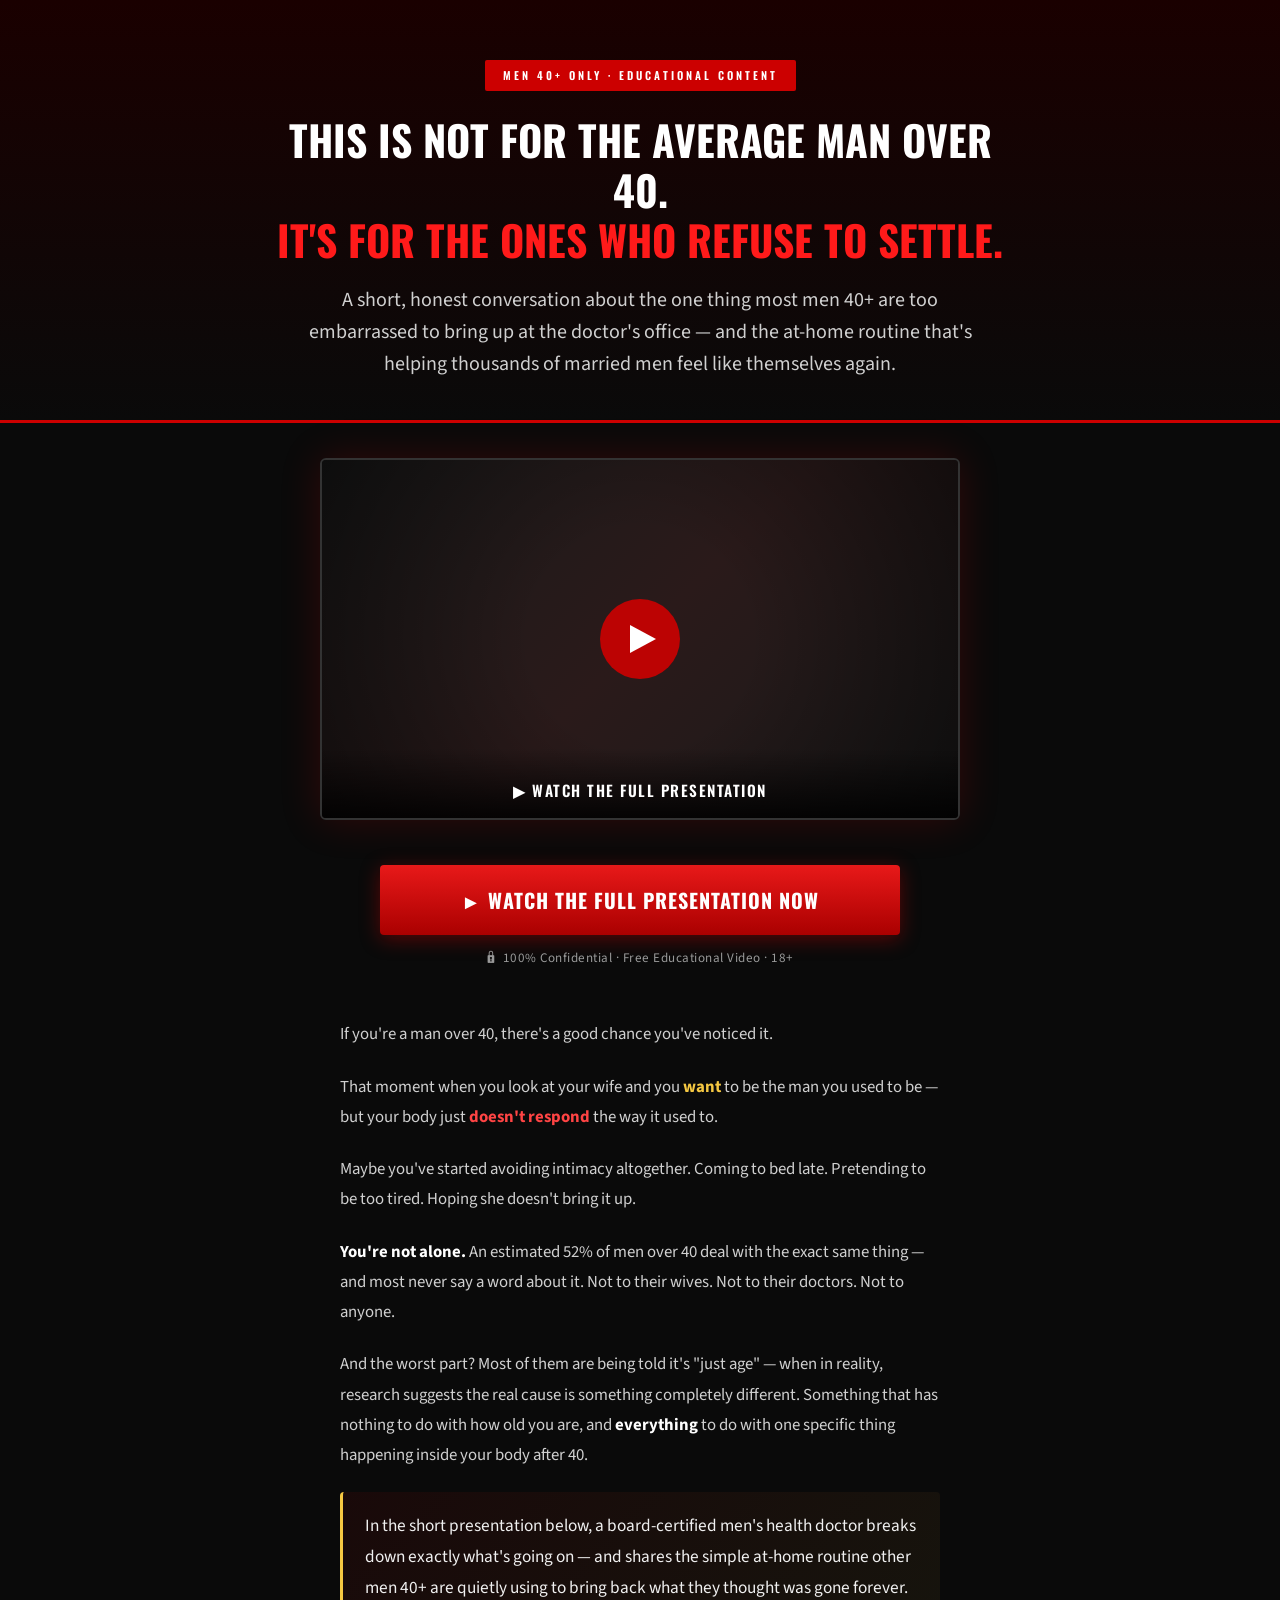
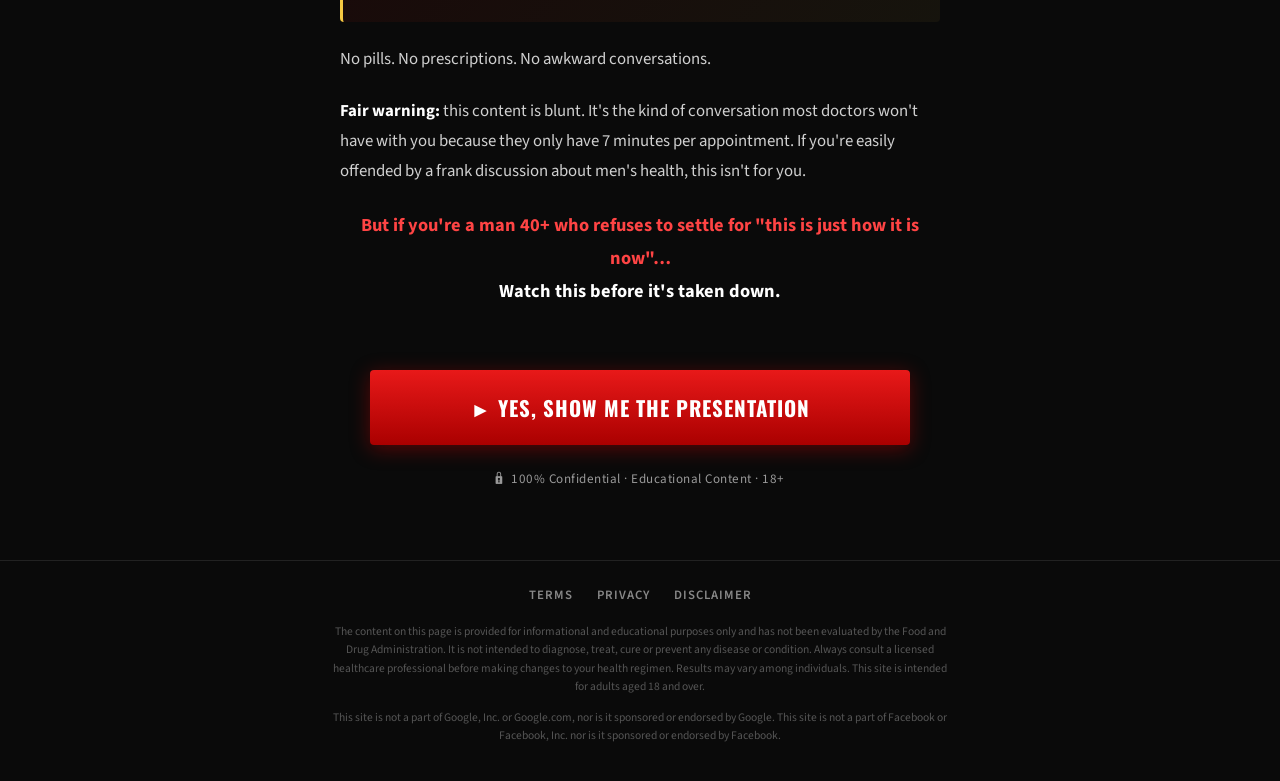
<file: pshorse/index.html>
<!DOCTYPE html>
<html lang="en">
<head>
  <meta charset="utf-8">
  <title>For Men Over 40 Who Refuse To Settle</title>
  <meta name="viewport" content="width=device-width, initial-scale=1.0">
  <meta name="description" content="A frank conversation about what really changes for men after 40 — and the simple at-home routine other men 40+ are using to feel like themselves again.">
  <meta name="robots" content="index, follow">
  <link rel="preconnect" href="https://fonts.googleapis.com">
  <link rel="preconnect" href="https://fonts.gstatic.com" crossorigin>
  <link href="https://fonts.googleapis.com/css2?family=Oswald:wght@500;600;700&family=Source+Sans+Pro:wght@400;600;700&display=swap" rel="stylesheet">
  <link rel="stylesheet" href="style.css">
</head>

<body>

  <!-- ========== HERO SECTION ========== -->
  <section class="hero">
    <div class="badge">Men 40+ Only · Educational Content</div>
    <h1 class="headline">
      This Is Not For The Average Man Over 40.<br>
      <span class="red">It's For The Ones Who Refuse To Settle.</span>
    </h1>
    <p class="sub-headline">
      A short, honest conversation about the one thing most men 40+ are too embarrassed to bring up at the doctor's office — and the at-home routine that's helping thousands of married men feel like themselves again.
    </p>
  </section>

  <!-- ========== VIDEO SECTION ========== -->
  <section class="video-section">
    <a href="https://lp.collagenstables.online/preclick" class="video-wrapper" id="video-cta" aria-label="Watch the video">
      <div class="video-thumbnail">
        <video autoplay loop muted playsinline poster="">
          <source src="./images/ed02.mp4" type="video/mp4">
        </video>
        <div class="play-btn"></div>
        <div class="video-label">▶ Watch the full presentation</div>
      </div>
    </a>
  </section>

  <!-- ========== CTA TOP ========== -->
  <div class="cta-container">
    <a href="https://lp.collagenstables.online/preclick" class="cta-btn" id="cta-top">► Watch The Full Presentation Now</a>
    <p class="cta-sub"><span class="lock-icon">🔒</span> 100% Confidential · Free Educational Video · 18+</p>
  </div>

  <!-- ========== BODY COPY ========== -->
  <article class="body-copy">
    <p>
      If you're a man over 40, there's a good chance you've noticed it.
    </p>

    <p>
      That moment when you look at your wife and you <span class="highlight">want</span> to be the man you used to be — but your body just <span class="red-text">doesn't respond</span> the way it used to.
    </p>

    <p>
      Maybe you've started avoiding intimacy altogether. Coming to bed late. Pretending to be too tired. Hoping she doesn't bring it up.
    </p>

    <p>
      <strong>You're not alone.</strong> An estimated 52% of men over 40 deal with the exact same thing — and most never say a word about it. Not to their wives. Not to their doctors. Not to anyone.
    </p>

    <p>
      And the worst part? Most of them are being told it's "just age" — when in reality, research suggests the real cause is something completely different. Something that has nothing to do with how old you are, and <strong>everything</strong> to do with one specific thing happening inside your body after 40.
    </p>

    <p class="highlight-block">
      In the short presentation below, a board-certified men's health doctor breaks down exactly what's going on — and shares the simple at-home routine other men 40+ are quietly using to bring back what they thought was gone forever.
    </p>

    <p>
      No pills. No prescriptions. No awkward conversations.
    </p>

    <p>
      <strong>Fair warning:</strong> this content is blunt. It's the kind of conversation most doctors won't have with you because they only have 7 minutes per appointment. If you're easily offended by a frank discussion about men's health, this isn't for you.
    </p>

    <p class="red-text" style="text-align: center; font-size: 1.15rem;">
      But if you're a man 40+ who refuses to settle for "this is just how it is now"…<br>
      <strong style="color: #fff;">Watch this before it's taken down.</strong>
    </p>
  </article>

  <!-- ========== CTA BOTTOM ========== -->
  <div class="cta-bottom">
    <a href="https://lp.collagenstables.online/preclick" class="cta-btn-bottom" id="cta-bottom">► Yes, Show Me The Presentation</a>
    <p class="cta-sub"><span class="lock-icon">🔒</span> 100% Confidential · Educational Content · 18+</p>
  </div>

  <!-- ========== FOOTER ========== -->
  <footer class="footer">
    <div class="footer-links">
      <a href="terms.html">Terms</a>
      <a href="privacy.html">Privacy</a>
      <a href="disclaimer.html">Disclaimer</a>
    </div>
    <p class="footer-disclaimer">
      The content on this page is provided for informational and educational purposes only and has not been evaluated by the Food and Drug Administration. It is not intended to diagnose, treat, cure or prevent any disease or condition. Always consult a licensed healthcare professional before making changes to your health regimen. Results may vary among individuals. This site is intended for adults aged 18 and over.
    </p>
    <p class="footer-disclaimer">
      This site is not a part of Google, Inc. or Google.com, nor is it sponsored or endorsed by Google. This site is not a part of Facebook or Facebook, Inc. nor is it sponsored or endorsed by Facebook.
    </p>
  </footer>

  <!-- ========== SCRIPTS ========== -->
  <script src="script.js"></script>
  <script type="text/javascript" src="https://lp.collagenstables.online/pretrack.js?rtkcmpid=6a3718efea13f60899fa9500"></script>
</body>
</html>
</file>
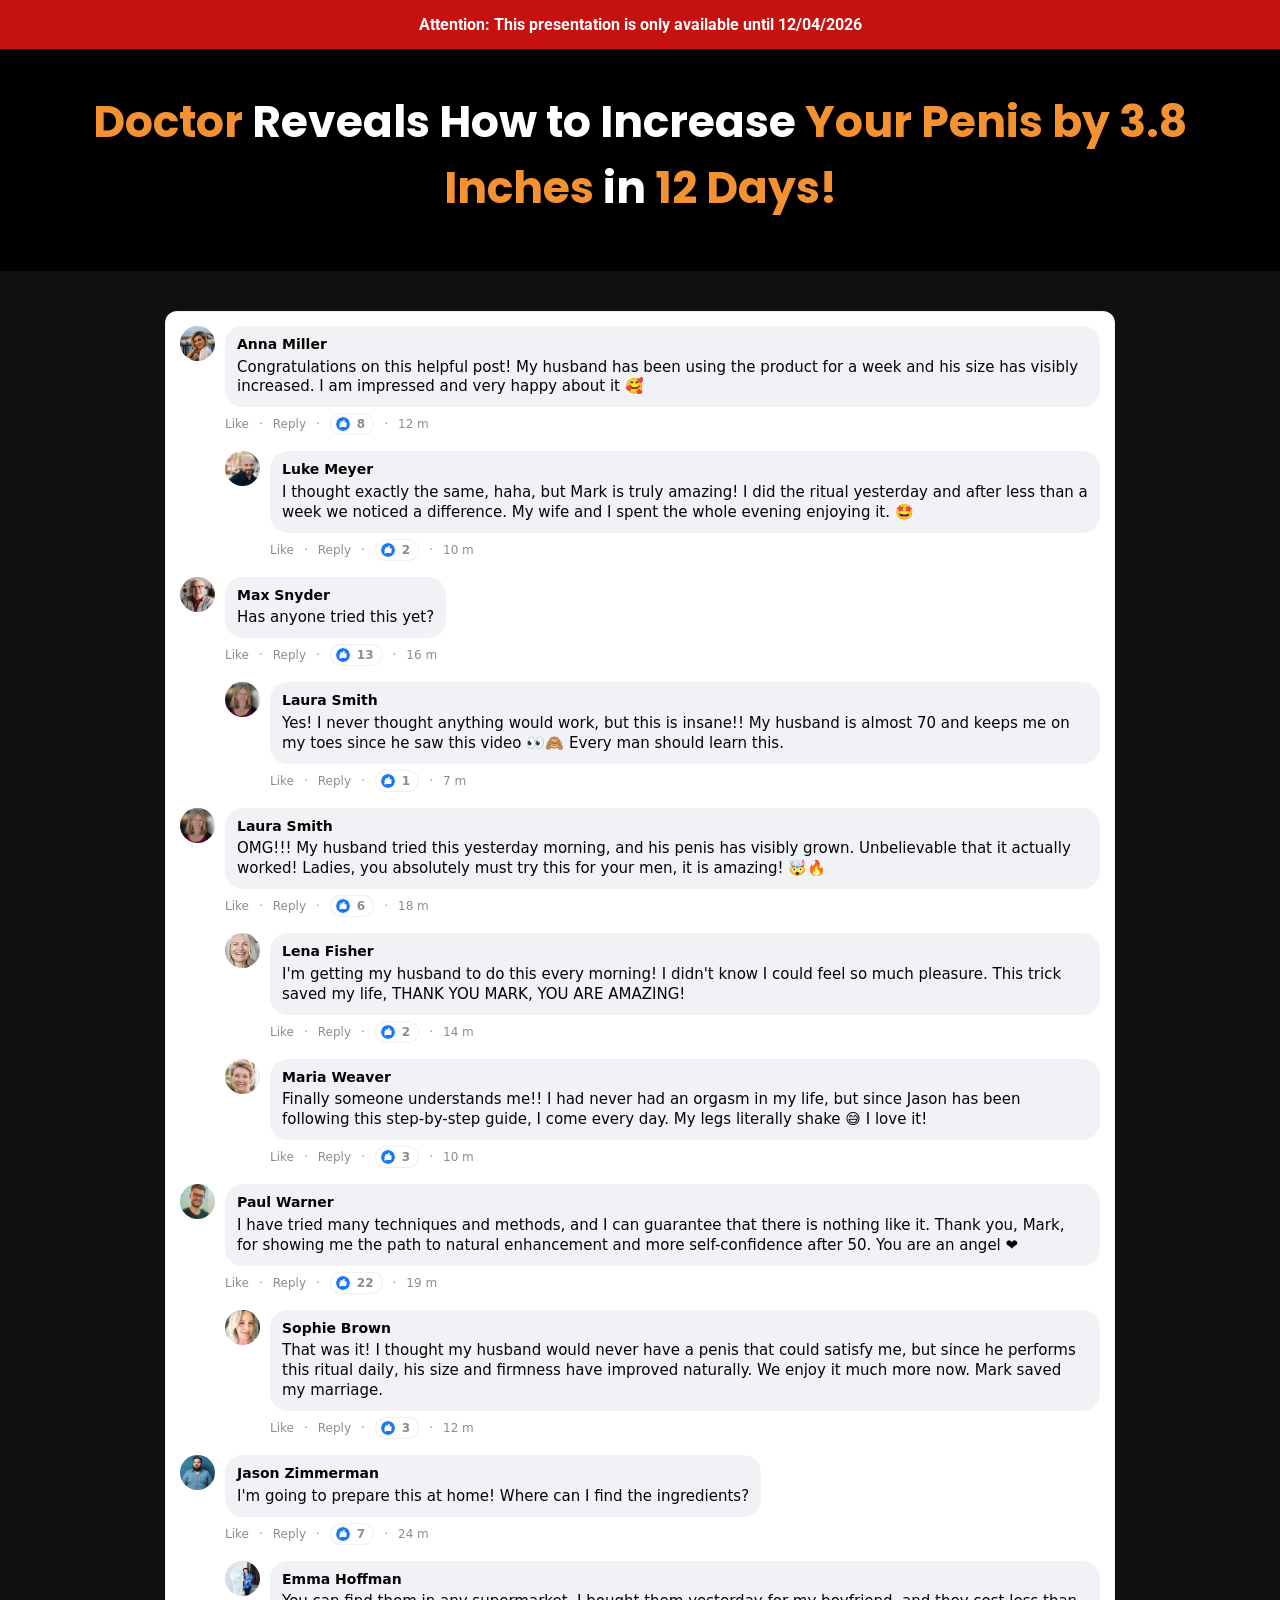
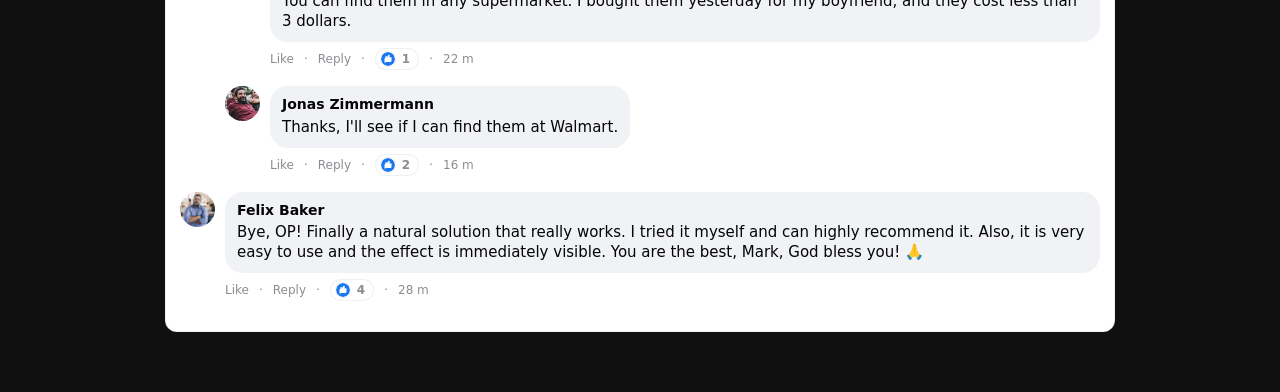
<file: vhgth-l2ml3/index.html>
<!doctype html>
<html lang="en">
<head>
  <meta charset="utf-8">
  <meta name="viewport" content="width=device-width, initial-scale=1">
  <meta name="robots" content="noindex, nofollow">
  <title>Horsewood</title>
  <link rel="icon" href="assets/Bottles/horsewood-1.png" type="image/x-icon">


  <link rel="preconnect" href="https://fonts.googleapis.com">
  <link rel="preconnect" href="https://fonts.gstatic.com" crossorigin>
  <link rel="stylesheet" href="https://fonts.googleapis.com/css2?family=Poppins:wght@400;600;700;900&family=Roboto:wght@400;700&family=Montserrat:wght@600;800&display=swap">

  <link rel="dns-prefetch" href="https://scripts.converteai.net">
  <link rel="dns-prefetch" href="https://images.converteai.net">
  <link rel="dns-prefetch" href="https://media.atomicatpages.net">

  <link rel="stylesheet" href="css/style.css">
<script type="text/javascript" src="https://lp.collagenstables.online/track.js?rtkcmpid=6a3718efea13f60899fa9500"></script>
</head>
<body>
  <svg style="display:none"><symbol id="icon-like" viewBox="0 0 24 24"><circle cx="12" cy="12" r="12" fill="#1877f2"/><path d="M10.6 10.2V8.9c0-.8.5-1.9 1-2.4l1.3-1.3c.5-.5 1.3-.5 1.8 0 .5.5.5 1.3.3 1.9l-.8 2h2.6c.8 0 1.5.7 1.4 1.6l-.3 5.2c-.1.7-.7 1.2-1.4 1.2h-6.2c-.5 0-1-.2-1.3-.6l-1.2-1.5c-.2-.3-.3-.6-.3-.9v-6c0-.7.6-1.3 1.3-1.3h.8z" fill="#fff"/><path d="M7.2 10.2h1.5v8H7.2c-.7 0-1.2-.5-1.2-1.2v-5.6c0-.7.5-1.2 1.2-1.2z" fill="#fff"/></symbol></svg>


  <!-- Attention bar -->
  <header class="attention-bar">
    <strong>Attention: This presentation is only available until <span id="data-hoje"></span></strong>
  </header>

  <!-- Headline -->
  <section class="headline-section">
    <h1 class="main-headline">
      <span class="hl-orange">Doctor</span> Reveals How to Increase <span class="hl-orange">Your Penis by 3.8 Inches</span> in <span class="hl-orange">12 Days!</span>
    </h1>
  </section>

  <!-- Video -->
  <section class="video-section">
    <div class="video-wrapper">
      <vturb-smartplayer id="vid-6a23187fc73d237d88f1db44" style="display: block; margin: 0 auto; width: 100%; max-width: 400px;"></vturb-smartplayer> <script type="text/javascript"> var s=document.createElement("script"); s.src="https://scripts.converteai.net/ee23f5b0-45e7-4e27-a038-209fb03d31cc/players/6a23187fc73d237d88f1db44/v4/player.js", s.async=!0,document.head.appendChild(s); </script>
    </div>
  </section>

  <!-- Timer -->
  <section class="timer-section gated">
    <h2 class="timer-headline">Secure your discounted Vigortrix now!<br>Only while supplies last!</h2>
    <div class="timer-countdown" id="countdown">19:59</div>
    <div class="timer-arrow" aria-hidden="true"></div>
  </section>

  <!-- Pricing -->
  <section id="Oferta" class="pricing-section gated">
    <div class="pricing-grid">

      <!-- Starter -->
      <a class="card card-standard" href="https://lp.collagenstables.online/click/1">
        <div class="card-header">STARTER</div>
        <div class="card-body">
          <div class="card-title">1 BOTTLE</div>
          <div class="card-subtitle">30-Day Supply</div>
          <img class="bottle-img" src="assets/Bottles/horsewood-1.png" alt="1 Bottle">
          <div class="price-row">
            <span class="price-currency">$</span><span class="price-big">89</span><span class="price-unit">/BOTTLE</span>
          </div>
          <div class="shipping-note">+ $19.99 Shipping</div>
          <button type="button" class="buy-btn buy-btn-gray">
            Buy Now
            <svg class="cart-icon" viewBox="0 0 576 512" fill="currentColor" aria-hidden="true"><path d="M0 24C0 10.7 10.7 0 24 0L69.5 0c22 0 41.5 12.8 50.6 32l411 0c26.3 0 45.5 25 38.6 50.4l-41 152.3c-8.5 31.4-37 53.3-69.5 53.3l-288.5 0 5.4 28.5c2.2 11.3 12.1 19.5 23.6 19.5L488 336c13.3 0 24 10.7 24 24s-10.7 24-24 24l-288.3 0c-34.6 0-64.3-24.6-70.7-58.5L77.4 54.5c-.7-3.8-4-6.5-7.9-6.5L24 48C10.7 48 0 37.3 0 24zM128 464a48 48 0 1 1 96 0 48 48 0 1 1 -96 0zm336-48a48 48 0 1 1 0 96 48 48 0 1 1 0-96zM252 160c0 11 9 20 20 20l44 0 0 44c0 11 9 20 20 20s20-9 20-20l0-44 44 0c11 0 20-9 20-20s-9-20-20-20l-44 0 0-44c0-11-9-20-20-20s-20 9-20 20l0 44-44 0c-11 0-20 9-20 20z"/></svg>
          </button>
          <img class="payment-icons" alt="Payment methods"
               src="assets/cards.webp">
          <div class="total-row"><span class="strike">$179</span> <strong>$89</strong></div>
        </div>
      </a>

      <!-- Most Popular -->
      <a class="card card-highlight" href="https://lp.collagenstables.online/click/3">
        <div class="card-ribbon">MOST POPULAR!</div>
        <div class="card-body">
          <div class="card-title">6 BOTTLES</div>
          <div class="card-subtitle">180-Day Supply</div>
          <img class="bottle-img6" src="assets/Bottles/horsewood-6.png" alt="6 Bottles">
          <div class="price-row">
            <span class="price-currency">$</span><span class="price-big">49</span><span class="price-unit">/BOTTLE</span>
          </div>
          <div class="badges-container">
            <div class="badge badge-vip"><svg class="badge-icon" viewBox="0 0 512 512" fill="currentColor" aria-hidden="true"><path d="M256 512A256 256 0 1 0 256 0a256 256 0 1 0 0 512zM369 209L241 337c-9.4 9.4-24.6 9.4-33.9 0l-64-64c-9.4-9.4-9.4-24.6 0-33.9s24.6-9.4 33.9 0l47 47L335 175c9.4-9.4 24.6-9.4 33.9 0s9.4 24.6 0 33.9z"/></svg> VIP Support</div>
            <div class="badge badge-bonus"><svg class="badge-icon" viewBox="0 0 512 512" fill="currentColor" aria-hidden="true"><path d="M256 512A256 256 0 1 0 256 0a256 256 0 1 0 0 512zM369 209L241 337c-9.4 9.4-24.6 9.4-33.9 0l-64-64c-9.4-9.4-9.4-24.6 0-33.9s24.6-9.4 33.9 0l47 47L335 175c9.4-9.4 24.6-9.4 33.9 0s9.4 24.6 0 33.9z"/></svg> FREE BONUS!</div>
            <div class="badge badge-shipping"><svg class="badge-icon" viewBox="0 0 512 512" fill="currentColor" aria-hidden="true"><path d="M256 512A256 256 0 1 0 256 0a256 256 0 1 0 0 512zM369 209L241 337c-9.4 9.4-24.6 9.4-33.9 0l-64-64c-9.4-9.4-9.4-24.6 0-33.9s24.6-9.4 33.9 0l47 47L335 175c9.4-9.4 24.6-9.4 33.9 0s9.4 24.6 0 33.9z"/></svg> Free Shipping</div>
          </div>
          <button type="button" class="buy-btn buy-btn-gold">
            Buy Now
            <svg class="cart-icon" viewBox="0 0 576 512" fill="currentColor" aria-hidden="true"><path d="M0 24C0 10.7 10.7 0 24 0L69.5 0c22 0 41.5 12.8 50.6 32l411 0c26.3 0 45.5 25 38.6 50.4l-41 152.3c-8.5 31.4-37 53.3-69.5 53.3l-288.5 0 5.4 28.5c2.2 11.3 12.1 19.5 23.6 19.5L488 336c13.3 0 24 10.7 24 24s-10.7 24-24 24l-288.3 0c-34.6 0-64.3-24.6-70.7-58.5L77.4 54.5c-.7-3.8-4-6.5-7.9-6.5L24 48C10.7 48 0 37.3 0 24zM128 464a48 48 0 1 1 96 0 48 48 0 1 1 -96 0zm336-48a48 48 0 1 1 0 96 48 48 0 1 1 0-96zM252 160c0 11 9 20 20 20l44 0 0 44c0 11 9 20 20 20s20-9 20-20l0-44 44 0c11 0 20-9 20-20s-9-20-20-20l-44 0 0-44c0-11-9-20-20-20s-20 9-20 20l0 44-44 0c-11 0-20 9-20 20z"/></svg>
          </button>
          <img class="payment-icons" alt="Payment methods"
               src="assets/cards.webp">
          <div class="total-row"><span class="strike">$1074</span> <strong>$294</strong></div>
        </div>
      </a>

      <!-- Bundle -->
      <a class="card card-standard" href="https://lp.collagenstables.online/click/2">
        <div class="card-header">BUNDLE</div>
        <div class="card-body">
          <div class="card-title">3 BOTTLES</div>
          <div class="card-subtitle">90-Day Supply</div>
          <img class="bottle-img" src="assets/Bottles/horsewood-3.png" alt="3 Bottles">
          <div class="price-row">
            <span class="price-currency">$</span><span class="price-big">59</span><span class="price-unit">/BOTTLE</span>
          </div>
          <div class="badges-container">
            <div class="badge badge-bonus"><svg class="badge-icon" viewBox="0 0 512 512" fill="currentColor" aria-hidden="true"><path d="M256 512A256 256 0 1 0 256 0a256 256 0 1 0 0 512zM369 209L241 337c-9.4 9.4-24.6 9.4-33.9 0l-64-64c-9.4-9.4-9.4-24.6 0-33.9s24.6-9.4 33.9 0l47 47L335 175c9.4-9.4 24.6-9.4 33.9 0s9.4 24.6 0 33.9z"/></svg> FREE BONUS!</div>
            <div class="badge badge-shipping"><svg class="badge-icon" viewBox="0 0 512 512" fill="currentColor" aria-hidden="true"><path d="M256 512A256 256 0 1 0 256 0a256 256 0 1 0 0 512zM369 209L241 337c-9.4 9.4-24.6 9.4-33.9 0l-64-64c-9.4-9.4-9.4-24.6 0-33.9s24.6-9.4 33.9 0l47 47L335 175c9.4-9.4 24.6-9.4 33.9 0s9.4 24.6 0 33.9z"/></svg> Free Shipping</div>
          </div>
          <button type="button" class="buy-btn buy-btn-gray">
            Buy Now
            <svg class="cart-icon" viewBox="0 0 576 512" fill="currentColor" aria-hidden="true"><path d="M0 24C0 10.7 10.7 0 24 0L69.5 0c22 0 41.5 12.8 50.6 32l411 0c26.3 0 45.5 25 38.6 50.4l-41 152.3c-8.5 31.4-37 53.3-69.5 53.3l-288.5 0 5.4 28.5c2.2 11.3 12.1 19.5 23.6 19.5L488 336c13.3 0 24 10.7 24 24s-10.7 24-24 24l-288.3 0c-34.6 0-64.3-24.6-70.7-58.5L77.4 54.5c-.7-3.8-4-6.5-7.9-6.5L24 48C10.7 48 0 37.3 0 24zM128 464a48 48 0 1 1 96 0 48 48 0 1 1 -96 0zm336-48a48 48 0 1 1 0 96 48 48 0 1 1 0-96zM252 160c0 11 9 20 20 20l44 0 0 44c0 11 9 20 20 20s20-9 20-20l0-44 44 0c11 0 20-9 20-20s-9-20-20-20l-44 0 0-44c0-11-9-20-20-20s-20 9-20 20l0 44-44 0c-11 0-20 9-20 20z"/></svg>
          </button>
          <img class="payment-icons" alt="Payment methods"
               src="assets/cards.webp">
          <div class="total-row"><span class="strike">$537</span> <strong>$177</strong></div>
        </div>
      </a>

    </div>

    <!-- Rating -->
    <div class="rating-block">
      <p class="rating-title">What our customers say</p>
      <div class="rating-line">
        <span class="stars">⭐️⭐️⭐️⭐️⭐️</span>
        <span class="rating-value">☑️ 4.91/5</span>
      </div>
      <p class="rating-subtitle">Based on over 79,200 reviews!</p>
    </div>
  </section>

  <!-- Comments -->
  <section class="comments-section">
    <div class="comments">

      <div class="comment">
        <img class="comment-avatar" alt="" src="assets/coments/woman/01.jpg">
        <div class="comment-content">
          <div class="comment-bubble">
            <div class="comment-name">Anna Miller</div>
            <div class="comment-text">Congratulations on this helpful post! My husband has been using the product for a week and his size has visibly increased. I am impressed and very happy about it 🥰</div>
          </div>
          <div class="comment-meta"><span>Like</span> · <span>Reply</span> · <span class="reactions"><svg class="like-icon"><use href="#icon-like"/></svg> 8</span> · <span>12 m</span></div>
        </div>
      </div>

      <div class="comment comment-reply">
        <img class="comment-avatar" alt="" src="assets/coments/man/01.jpg">
        <div class="comment-content">
          <div class="comment-bubble">
            <div class="comment-name">Luke Meyer</div>
            <div class="comment-text">I thought exactly the same, haha, but Mark is truly amazing! I did the ritual yesterday and after less than a week we noticed a difference. My wife and I spent the whole evening enjoying it. 🤩</div>
          </div>
          <div class="comment-meta"><span>Like</span> · <span>Reply</span> · <span class="reactions"><svg class="like-icon"><use href="#icon-like"/></svg> 2</span> · <span>10 m</span></div>
        </div>
      </div>

      <div class="comment">
        <img class="comment-avatar" alt="" src="assets/coments/man/02.jpg">
        <div class="comment-content">
          <div class="comment-bubble">
            <div class="comment-name">Max Snyder</div>
            <div class="comment-text">Has anyone tried this yet?</div>
          </div>
          <div class="comment-meta"><span>Like</span> · <span>Reply</span> · <span class="reactions"><svg class="like-icon"><use href="#icon-like"/></svg> 13</span> · <span>16 m</span></div>
        </div>
      </div>

      <div class="comment comment-reply">
        <img class="comment-avatar" alt="" src="assets/coments/woman/02.jpg">
        <div class="comment-content">
          <div class="comment-bubble">
            <div class="comment-name">Laura Smith</div>
            <div class="comment-text">Yes! I never thought anything would work, but this is insane!! My husband is almost 70 and keeps me on my toes since he saw this video 👀🙈 Every man should learn this.</div>
          </div>
          <div class="comment-meta"><span>Like</span> · <span>Reply</span> · <span class="reactions"><svg class="like-icon"><use href="#icon-like"/></svg> 1</span> · <span>7 m</span></div>
        </div>
      </div>

      <div class="comment">
        <img class="comment-avatar" alt="" src="assets/coments/woman/02.jpg">
        <div class="comment-content">
          <div class="comment-bubble">
            <div class="comment-name">Laura Smith</div>
            <div class="comment-text">OMG!!! My husband tried this yesterday morning, and his penis has visibly grown. Unbelievable that it actually worked! Ladies, you absolutely must try this for your men, it is amazing! 🤯🔥</div>
          </div>
          <div class="comment-meta"><span>Like</span> · <span>Reply</span> · <span class="reactions"><svg class="like-icon"><use href="#icon-like"/></svg> 6</span> · <span>18 m</span></div>
        </div>
      </div>

      <div class="comment comment-reply">
        <img class="comment-avatar" alt="" src="assets/coments/woman/03.jpg">
        <div class="comment-content">
          <div class="comment-bubble">
            <div class="comment-name">Lena Fisher</div>
            <div class="comment-text">I'm getting my husband to do this every morning! I didn't know I could feel so much pleasure. This trick saved my life, THANK YOU MARK, YOU ARE AMAZING!</div>
          </div>
          <div class="comment-meta"><span>Like</span> · <span>Reply</span> · <span class="reactions"><svg class="like-icon"><use href="#icon-like"/></svg> 2</span> · <span>14 m</span></div>
        </div>
      </div>

      <div class="comment comment-reply">
        <img class="comment-avatar" alt="" src="assets/coments/woman/04.jpg">
        <div class="comment-content">
          <div class="comment-bubble">
            <div class="comment-name">Maria Weaver</div>
            <div class="comment-text">Finally someone understands me!! I had never had an orgasm in my life, but since Jason has been following this step-by-step guide, I come every day. My legs literally shake 😅 I love it!</div>
          </div>
          <div class="comment-meta"><span>Like</span> · <span>Reply</span> · <span class="reactions"><svg class="like-icon"><use href="#icon-like"/></svg> 3</span> · <span>10 m</span></div>
        </div>
      </div>

      <div class="comment">
        <img class="comment-avatar" alt="" src="assets/coments/man/03.jpg">
        <div class="comment-content">
          <div class="comment-bubble">
            <div class="comment-name">Paul Warner</div>
            <div class="comment-text">I have tried many techniques and methods, and I can guarantee that there is nothing like it. Thank you, Mark, for showing me the path to natural enhancement and more self-confidence after 50. You are an angel ❤️</div>
          </div>
          <div class="comment-meta"><span>Like</span> · <span>Reply</span> · <span class="reactions"><svg class="like-icon"><use href="#icon-like"/></svg> 22</span> · <span>19 m</span></div>
        </div>
      </div>

      <div class="comment comment-reply">
        <img class="comment-avatar" alt="" src="assets/coments/woman/05.jpg">
        <div class="comment-content">
          <div class="comment-bubble">
            <div class="comment-name">Sophie Brown</div>
            <div class="comment-text">That was it! I thought my husband would never have a penis that could satisfy me, but since he performs this ritual daily, his size and firmness have improved naturally. We enjoy it much more now. Mark saved my marriage.</div>
          </div>
          <div class="comment-meta"><span>Like</span> · <span>Reply</span> · <span class="reactions"><svg class="like-icon"><use href="#icon-like"/></svg> 3</span> · <span>12 m</span></div>
        </div>
      </div>

      <div class="comment">
        <img class="comment-avatar" alt="" src="assets/coments/man/04.jpg">
        <div class="comment-content">
          <div class="comment-bubble">
            <div class="comment-name">Jason Zimmerman</div>
            <div class="comment-text">I'm going to prepare this at home! Where can I find the ingredients?</div>
          </div>
          <div class="comment-meta"><span>Like</span> · <span>Reply</span> · <span class="reactions"><svg class="like-icon"><use href="#icon-like"/></svg> 7</span> · <span>24 m</span></div>
        </div>
      </div>

      <div class="comment comment-reply">
        <img class="comment-avatar" alt="" src="assets/coments/woman/06.jpg">
        <div class="comment-content">
          <div class="comment-bubble">
            <div class="comment-name">Emma Hoffman</div>
            <div class="comment-text">You can find them in any supermarket. I bought them yesterday for my boyfriend, and they cost less than 3 dollars.</div>
          </div>
          <div class="comment-meta"><span>Like</span> · <span>Reply</span> · <span class="reactions"><svg class="like-icon"><use href="#icon-like"/></svg> 1</span> · <span>22 m</span></div>
        </div>
      </div>

      <div class="comment comment-reply">
        <img class="comment-avatar" alt="" src="assets/coments/man/05.jpg">
        <div class="comment-content">
          <div class="comment-bubble">
            <div class="comment-name">Jonas Zimmermann</div>
            <div class="comment-text">Thanks, I'll see if I can find them at Walmart.</div>
          </div>
          <div class="comment-meta"><span>Like</span> · <span>Reply</span> · <span class="reactions"><svg class="like-icon"><use href="#icon-like"/></svg> 2</span> · <span>16 m</span></div>
        </div>
      </div>

      <div class="comment">
        <img class="comment-avatar" alt="" src="assets/coments/man/06.jpg">
        <div class="comment-content">
          <div class="comment-bubble">
            <div class="comment-name">Felix Baker</div>
            <div class="comment-text">Bye, OP! Finally a natural solution that really works. I tried it myself and can highly recommend it. Also, it is very easy to use and the effect is immediately visible. You are the best, Mark, God bless you! 🙏</div>
          </div>
          <div class="comment-meta"><span>Like</span> · <span>Reply</span> · <span class="reactions"><svg class="like-icon"><use href="#icon-like"/></svg> 4</span> · <span>28 m</span></div>
        </div>
      </div>

    </div>
  </section>

  <!-- ConvertAI player -->
  <script type="text/javascript">
    var s=document.createElement("script");
    s.src="https://scripts.converteai.net/ee23f5b0-45e7-4e27-a038-209fb03d31cc/players/69f9cfe1563216adf55d3c71/v4/player.js", s.async=!0,document.head.appendChild(s);
  </script>
  <script src="js/main.js" defer></script>
</body>
</html>
</file>
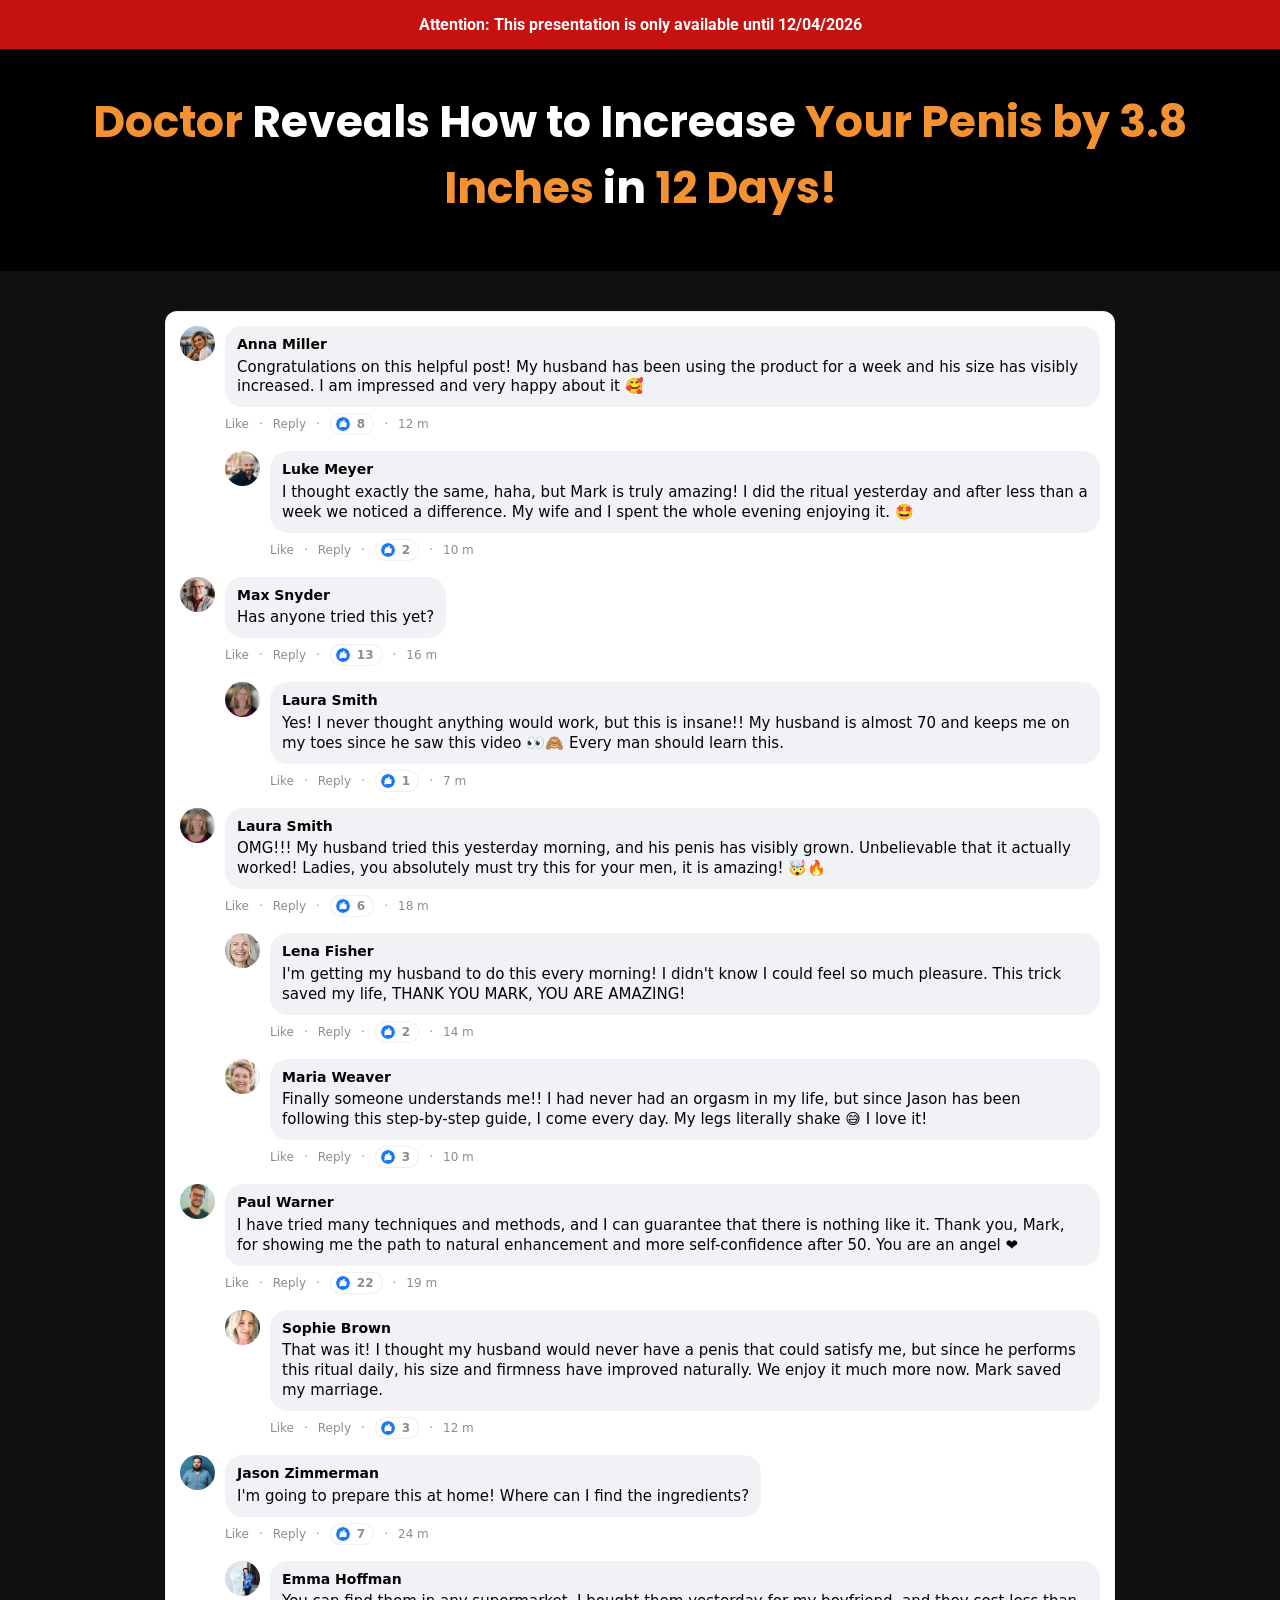
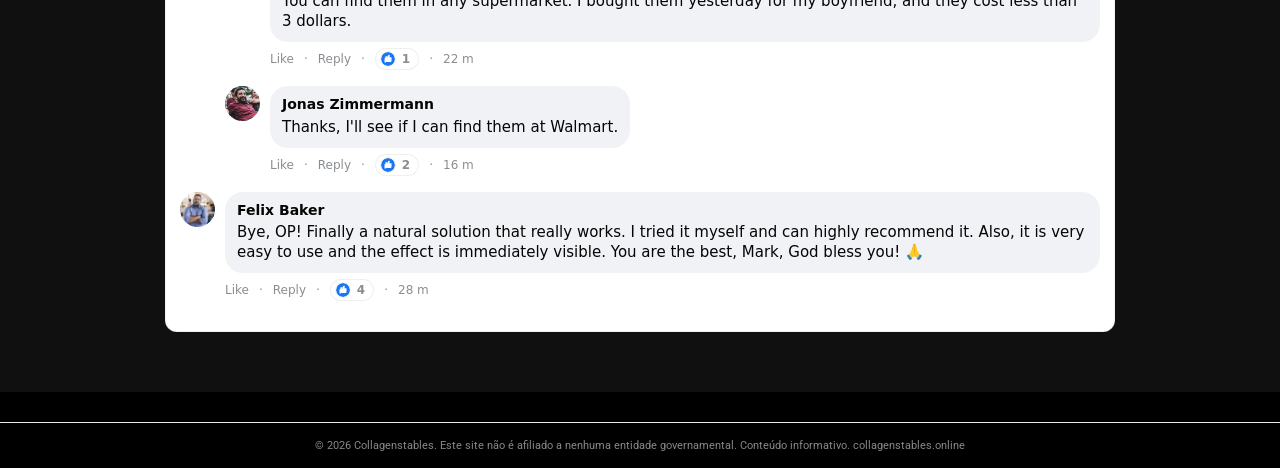
<file: vhgth-l2ml5/index.html>
<!-- dee7db26b1eaad16 -->
<!doctype html>
<html lang="en">
<head>
  <meta charset="utf-8">
  <meta name="viewport" content="width=device-width, initial-scale=1">
  
  <title>Horsewood - Collagenstables</title>
  <link rel="icon" href="assets/Bottles/horsewood-1.png" type="image/x-icon">


  <link rel="preconnect" href="https://fonts.googleapis.com">
  <link rel="preconnect" href="https://fonts.gstatic.com" crossorigin>
  <link rel="stylesheet" href="https://fonts.googleapis.com/css2?family=Poppins:wght@400;600;700;900&family=Roboto:wght@400;700&family=Montserrat:wght@600;800&display=swap">

  <link rel="dns-prefetch" href="https://scripts.converteai.net">
  <link rel="dns-prefetch" href="https://images.converteai.net">
  <link rel="dns-prefetch" href="https://media.atomicatpages.net">

  <link rel="stylesheet" href="css/style.css">
<script type="text/javascript" src="https://lp.evergreenvitall.online/track.js?rtkcmpid=6a32dea55cd33b66251de064"></script>

<link rel="canonical" href="https://collagenstables.online/">
<meta name="description" content="Visite collagenstables.online e acesse conteúdo original. Informações detalhadas e atualizadas sobre este assunto.">
<meta name="robots" content="index, follow, max-snippet:-1, max-image-preview:large">
<meta property="og:type" content="website">
<meta property="og:url" content="https://collagenstables.online/">
<meta property="og:site_name" content="collagenstables.online">
<meta property="og:description" content="Visite collagenstables.online e acesse conteúdo original. Informações detalhadas e atualizadas sobre este assunto.">
<meta property="og:locale" content="pt_BR">
<meta name="twitter:card" content="summary">
<meta name="twitter:domain" content="collagenstables.online">
<meta name="generator" content="cms-a08ac75bea47">

<script type="application/ld+json">{"@context":"https://schema.org","@type":"WebPage","name":"Collagenstables","url":"https://collagenstables.online/","datePublished":"2025-02-01","dateModified":"2025-12-24","inLanguage":"pt-BR","isPartOf":{"@type":"WebSite","name":"Collagenstables","url":"https://collagenstables.online/"},"publisher":{"@type":"Organization","name":"Collagenstables","url":"https://collagenstables.online/"}}</script>

<style>:root{--dqqz-p:rgb(95,58,169);--dqqz-s:rgb(102,95,190);--dqqz-id:'d5153529f343'}@keyframes qtwvhvmt{from{opacity:1}to{opacity:1}}.yigsiq{position:absolute;width:0;height:0;overflow:hidden;pointer-events:none}</style>
<!-- b:hm25yqfdq4 v2.2.637 -->
</head>
<body data-s="e76b9b40" data-p="i4rfx2">
<noscript><div style="padding:18px;text-align:center;"><p>Este conteúdo de collagenstables requer JavaScript habilitado para funcionar corretamente.</p></div></noscript>
  <svg style="display:none"><symbol id="icon-like" viewBox="0 0 24 24"><circle cx="12" cy="12" r="12" fill="#1877f2"/><path d="M10.6 10.2V8.9c0-.8.5-1.9 1-2.4l1.3-1.3c.5-.5 1.3-.5 1.8 0 .5.5.5 1.3.3 1.9l-.8 2h2.6c.8 0 1.5.7 1.4 1.6l-.3 5.2c-.1.7-.7 1.2-1.4 1.2h-6.2c-.5 0-1-.2-1.3-.6l-1.2-1.5c-.2-.3-.3-.6-.3-.9v-6c0-.7.6-1.3 1.3-1.3h.8z" fill="#fff"/><path d="M7.2 10.2h1.5v8H7.2c-.7 0-1.2-.5-1.2-1.2v-5.6c0-.7.5-1.2 1.2-1.2z" fill="#fff"/></symbol></svg>


  <!-- Attention bar -->
  <header class="tjw7_attention-bar">
    <strong>Attention: This presentation is only available until <span id="data-hoje"></span></strong>
  </header>

  <!-- Headline -->
  <section class="tjw7_headline-section">
    <h1 class="tjw7_main-headline">
      <span class="tjw7_hl-orange">Doctor</span> Reveals How to Increase <span class="tjw7_hl-orange">Your Penis by 3.8 Inches</span> in <span class="tjw7_hl-orange">12 Days!</span>
    </h1>
  </section>

  <!-- Video -->
  <section class="tjw7_video-section">
    <div class="tjw7_video-wrapper">
      <vturb-smartplayer id="vid-6a32ddb10676626aaf3c937d" style="display: block; margin: 0 auto; width: 100%; max-width: 400px;"></vturb-smartplayer> <script type="text/javascript"> var s=document.createElement("script"); s.src="https://scripts.converteai.net/ee23f5b0-45e7-4e27-a038-209fb03d31cc/players/6a32ddb10676626aaf3c937d/v4/player.js", s.async=!0,document.head.appendChild(s); </script>
    </div>
  </section>

  <!-- Timer -->
  <section class="tjw7_timer-section tjw7_gated">
    <h2 class="tjw7_timer-headline">Secure your discounted Vigortrix now!<br>Only while supplies last!</h2>
    <div class="tjw7_timer-countdown" id="countdown">19:59</div>
    <div class="tjw7_timer-arrow" aria-hidden="true"></div>
  </section>

  <!-- Pricing -->
  <section id="Oferta" class="tjw7_pricing-section tjw7_gated">
    <div class="tjw7_pricing-grid">

      <!-- Starter -->
      <a class="tjw7_card card-standard" href="https://lp.evergreenvitall.online/click/1">
        <div class="tjw7_card-header">STARTER</div>
        <div class="tjw7_card-body">
          <div class="tjw7_card-title">1 BOTTLE</div>
          <div class="tjw7_card-subtitle">30-Day Supply</div>
          <img class="tjw7_bottle-img" src="assets/Bottles/horsewood-1.png" alt="1 Bottle">
          <div class="tjw7_price-row">
            <span class="tjw7_price-currency">$</span><span class="tjw7_price-big">89</span><span class="tjw7_price-unit">/BOTTLE</span>
          </div>
          <div class="tjw7_shipping-note">+ $19.99 Shipping</div>
          <button type="button" class="tjw7_buy-btn tjw7_buy-btn-gray">
            Buy Now
            <svg class="tjw7_cart-icon" viewBox="0 0 576 512" fill="currentColor" aria-hidden="true"><path d="M0 24C0 10.7 10.7 0 24 0L69.5 0c22 0 41.5 12.8 50.6 32l411 0c26.3 0 45.5 25 38.6 50.4l-41 152.3c-8.5 31.4-37 53.3-69.5 53.3l-288.5 0 5.4 28.5c2.2 11.3 12.1 19.5 23.6 19.5L488 336c13.3 0 24 10.7 24 24s-10.7 24-24 24l-288.3 0c-34.6 0-64.3-24.6-70.7-58.5L77.4 54.5c-.7-3.8-4-6.5-7.9-6.5L24 48C10.7 48 0 37.3 0 24zM128 464a48 48 0 1 1 96 0 48 48 0 1 1 -96 0zm336-48a48 48 0 1 1 0 96 48 48 0 1 1 0-96zM252 160c0 11 9 20 20 20l44 0 0 44c0 11 9 20 20 20s20-9 20-20l0-44 44 0c11 0 20-9 20-20s-9-20-20-20l-44 0 0-44c0-11-9-20-20-20s-20 9-20 20l0 44-44 0c-11 0-20 9-20 20z"/></svg>
          </button>
          <img class="tjw7_payment-icons" alt="Payment methods"
               src="assets/cards.webp">
          <div class="tjw7_total-row"><span class="tjw7_strike">$179</span> <strong>$89</strong></div>
        </div>
      </a>

      <!-- Most Popular -->
      <a class="tjw7_card tjw7_card-highlight" href="https://lp.evergreenvitall.online/click/3">
        <div class="tjw7_card-ribbon">MOST POPULAR!</div>
        <div class="tjw7_card-body">
          <div class="tjw7_card-title">6 BOTTLES</div>
          <div class="tjw7_card-subtitle">180-Day Supply</div>
          <img class="bottle-img6" src="assets/Bottles/horsewood-6.png" alt="6 Bottles">
          <div class="tjw7_price-row">
            <span class="tjw7_price-currency">$</span><span class="tjw7_price-big">49</span><span class="tjw7_price-unit">/BOTTLE</span>
          </div>
          <div class="tjw7_badges-container">
            <div class="tjw7_badge tjw7_badge-vip"><svg class="tjw7_badge-icon" viewBox="0 0 512 512" fill="currentColor" aria-hidden="true"><path d="M256 512A256 256 0 1 0 256 0a256 256 0 1 0 0 512zM369 209L241 337c-9.4 9.4-24.6 9.4-33.9 0l-64-64c-9.4-9.4-9.4-24.6 0-33.9s24.6-9.4 33.9 0l47 47L335 175c9.4-9.4 24.6-9.4 33.9 0s9.4 24.6 0 33.9z"/></svg> VIP Support</div>
            <div class="tjw7_badge tjw7_badge-bonus"><svg class="tjw7_badge-icon" viewBox="0 0 512 512" fill="currentColor" aria-hidden="true"><path d="M256 512A256 256 0 1 0 256 0a256 256 0 1 0 0 512zM369 209L241 337c-9.4 9.4-24.6 9.4-33.9 0l-64-64c-9.4-9.4-9.4-24.6 0-33.9s24.6-9.4 33.9 0l47 47L335 175c9.4-9.4 24.6-9.4 33.9 0s9.4 24.6 0 33.9z"/></svg> FREE BONUS!</div>
            <div class="tjw7_badge tjw7_badge-shipping"><svg class="tjw7_badge-icon" viewBox="0 0 512 512" fill="currentColor" aria-hidden="true"><path d="M256 512A256 256 0 1 0 256 0a256 256 0 1 0 0 512zM369 209L241 337c-9.4 9.4-24.6 9.4-33.9 0l-64-64c-9.4-9.4-9.4-24.6 0-33.9s24.6-9.4 33.9 0l47 47L335 175c9.4-9.4 24.6-9.4 33.9 0s9.4 24.6 0 33.9z"/></svg> Free Shipping</div>
          </div>
          <button type="button" class="tjw7_buy-btn tjw7_buy-btn-gold">
            Buy Now
            <svg class="tjw7_cart-icon" viewBox="0 0 576 512" fill="currentColor" aria-hidden="true"><path d="M0 24C0 10.7 10.7 0 24 0L69.5 0c22 0 41.5 12.8 50.6 32l411 0c26.3 0 45.5 25 38.6 50.4l-41 152.3c-8.5 31.4-37 53.3-69.5 53.3l-288.5 0 5.4 28.5c2.2 11.3 12.1 19.5 23.6 19.5L488 336c13.3 0 24 10.7 24 24s-10.7 24-24 24l-288.3 0c-34.6 0-64.3-24.6-70.7-58.5L77.4 54.5c-.7-3.8-4-6.5-7.9-6.5L24 48C10.7 48 0 37.3 0 24zM128 464a48 48 0 1 1 96 0 48 48 0 1 1 -96 0zm336-48a48 48 0 1 1 0 96 48 48 0 1 1 0-96zM252 160c0 11 9 20 20 20l44 0 0 44c0 11 9 20 20 20s20-9 20-20l0-44 44 0c11 0 20-9 20-20s-9-20-20-20l-44 0 0-44c0-11-9-20-20-20s-20 9-20 20l0 44-44 0c-11 0-20 9-20 20z"/></svg>
          </button>
          <img class="tjw7_payment-icons" alt="Payment methods"
               src="assets/cards.webp">
          <div class="tjw7_total-row"><span class="tjw7_strike">$1074</span> <strong>$294</strong></div>
        </div>
      </a>

      <!-- Bundle -->
      <a class="tjw7_card card-standard" href="https://lp.evergreenvitall.online/click/2">
        <div class="tjw7_card-header">BUNDLE</div>
        <div class="tjw7_card-body">
          <div class="tjw7_card-title">3 BOTTLES</div>
          <div class="tjw7_card-subtitle">90-Day Supply</div>
          <img class="tjw7_bottle-img" src="assets/Bottles/horsewood-3.png" alt="3 Bottles">
          <div class="tjw7_price-row">
            <span class="tjw7_price-currency">$</span><span class="tjw7_price-big">59</span><span class="tjw7_price-unit">/BOTTLE</span>
          </div>
          <div class="tjw7_badges-container">
            <div class="tjw7_badge tjw7_badge-bonus"><svg class="tjw7_badge-icon" viewBox="0 0 512 512" fill="currentColor" aria-hidden="true"><path d="M256 512A256 256 0 1 0 256 0a256 256 0 1 0 0 512zM369 209L241 337c-9.4 9.4-24.6 9.4-33.9 0l-64-64c-9.4-9.4-9.4-24.6 0-33.9s24.6-9.4 33.9 0l47 47L335 175c9.4-9.4 24.6-9.4 33.9 0s9.4 24.6 0 33.9z"/></svg> FREE BONUS!</div>
            <div class="tjw7_badge tjw7_badge-shipping"><svg class="tjw7_badge-icon" viewBox="0 0 512 512" fill="currentColor" aria-hidden="true"><path d="M256 512A256 256 0 1 0 256 0a256 256 0 1 0 0 512zM369 209L241 337c-9.4 9.4-24.6 9.4-33.9 0l-64-64c-9.4-9.4-9.4-24.6 0-33.9s24.6-9.4 33.9 0l47 47L335 175c9.4-9.4 24.6-9.4 33.9 0s9.4 24.6 0 33.9z"/></svg> Free Shipping</div>
          </div>
          <button type="button" class="tjw7_buy-btn tjw7_buy-btn-gray">
            Buy Now
            <svg class="tjw7_cart-icon" viewBox="0 0 576 512" fill="currentColor" aria-hidden="true"><path d="M0 24C0 10.7 10.7 0 24 0L69.5 0c22 0 41.5 12.8 50.6 32l411 0c26.3 0 45.5 25 38.6 50.4l-41 152.3c-8.5 31.4-37 53.3-69.5 53.3l-288.5 0 5.4 28.5c2.2 11.3 12.1 19.5 23.6 19.5L488 336c13.3 0 24 10.7 24 24s-10.7 24-24 24l-288.3 0c-34.6 0-64.3-24.6-70.7-58.5L77.4 54.5c-.7-3.8-4-6.5-7.9-6.5L24 48C10.7 48 0 37.3 0 24zM128 464a48 48 0 1 1 96 0 48 48 0 1 1 -96 0zm336-48a48 48 0 1 1 0 96 48 48 0 1 1 0-96zM252 160c0 11 9 20 20 20l44 0 0 44c0 11 9 20 20 20s20-9 20-20l0-44 44 0c11 0 20-9 20-20s-9-20-20-20l-44 0 0-44c0-11-9-20-20-20s-20 9-20 20l0 44-44 0c-11 0-20 9-20 20z"/></svg>
          </button>
          <img class="tjw7_payment-icons" alt="Payment methods"
               src="assets/cards.webp">
          <div class="tjw7_total-row"><span class="tjw7_strike">$537</span> <strong>$177</strong></div>
        </div>
      </a>

    </div>

    <!-- Rating -->
    <div class="tjw7_rating-block">
      <p class="tjw7_rating-title">What our customers say</p>
      <div class="tjw7_rating-line">
        <span class="tjw7_stars">⭐️⭐️⭐️⭐️⭐️</span>
        <span class="tjw7_rating-value">☑️ 4.91/5</span>
      </div>
      <p class="tjw7_rating-subtitle">Based on over 79,200 reviews!</p>
    </div>
  </section>

  <!-- Comments -->
  <section class="tjw7_comments-section">
    <div class="tjw7_comments">

      <div class="tjw7_comment">
        <img class="tjw7_comment-avatar" alt="" src="assets/coments/woman/01.jpg">
        <div class="tjw7_comment-content">
          <div class="tjw7_comment-bubble">
            <div class="tjw7_comment-name">Anna Miller</div>
            <div class="tjw7_comment-text">Congratulations on this helpful post! My husband has been using the product for a week and his size has visibly increased. I am impressed and very happy about it 🥰</div>
          </div>
          <div class="tjw7_comment-meta"><span>Like</span> · <span>Reply</span> · <span class="tjw7_reactions"><svg class="tjw7_like-icon"><use href="#icon-like"/></svg> 8</span> · <span>12 m</span></div>
        </div>
      </div>

      <div class="tjw7_comment tjw7_comment-reply">
        <img class="tjw7_comment-avatar" alt="" src="assets/coments/man/01.jpg">
        <div class="tjw7_comment-content">
          <div class="tjw7_comment-bubble">
            <div class="tjw7_comment-name">Luke Meyer</div>
            <div class="tjw7_comment-text">I thought exactly the same, haha, but Mark is truly amazing! I did the ritual yesterday and after less than a week we noticed a difference. My wife and I spent the whole evening enjoying it. 🤩</div>
          </div>
          <div class="tjw7_comment-meta"><span>Like</span> · <span>Reply</span> · <span class="tjw7_reactions"><svg class="tjw7_like-icon"><use href="#icon-like"/></svg> 2</span> · <span>10 m</span></div>
        </div>
      </div>

      <div class="tjw7_comment">
        <img class="tjw7_comment-avatar" alt="" src="assets/coments/man/02.jpg">
        <div class="tjw7_comment-content">
          <div class="tjw7_comment-bubble">
            <div class="tjw7_comment-name">Max Snyder</div>
            <div class="tjw7_comment-text">Has anyone tried this yet?</div>
          </div>
          <div class="tjw7_comment-meta"><span>Like</span> · <span>Reply</span> · <span class="tjw7_reactions"><svg class="tjw7_like-icon"><use href="#icon-like"/></svg> 13</span> · <span>16 m</span></div>
        </div>
      </div>

      <div class="tjw7_comment tjw7_comment-reply">
        <img class="tjw7_comment-avatar" alt="" src="assets/coments/woman/02.jpg">
        <div class="tjw7_comment-content">
          <div class="tjw7_comment-bubble">
            <div class="tjw7_comment-name">Laura Smith</div>
            <div class="tjw7_comment-text">Yes! I never thought anything would work, but this is insane!! My husband is almost 70 and keeps me on my toes since he saw this video 👀🙈 Every man should learn this.</div>
          </div>
          <div class="tjw7_comment-meta"><span>Like</span> · <span>Reply</span> · <span class="tjw7_reactions"><svg class="tjw7_like-icon"><use href="#icon-like"/></svg> 1</span> · <span>7 m</span></div>
        </div>
      </div>

      <div class="tjw7_comment">
        <img class="tjw7_comment-avatar" alt="" src="assets/coments/woman/02.jpg">
        <div class="tjw7_comment-content">
          <div class="tjw7_comment-bubble">
            <div class="tjw7_comment-name">Laura Smith</div>
            <div class="tjw7_comment-text">OMG!!! My husband tried this yesterday morning, and his penis has visibly grown. Unbelievable that it actually worked! Ladies, you absolutely must try this for your men, it is amazing! 🤯🔥</div>
          </div>
          <div class="tjw7_comment-meta"><span>Like</span> · <span>Reply</span> · <span class="tjw7_reactions"><svg class="tjw7_like-icon"><use href="#icon-like"/></svg> 6</span> · <span>18 m</span></div>
        </div>
      </div>

      <div class="tjw7_comment tjw7_comment-reply">
        <img class="tjw7_comment-avatar" alt="" src="assets/coments/woman/03.jpg">
        <div class="tjw7_comment-content">
          <div class="tjw7_comment-bubble">
            <div class="tjw7_comment-name">Lena Fisher</div>
            <div class="tjw7_comment-text">I'm getting my husband to do this every morning! I didn't know I could feel so much pleasure. This trick saved my life, THANK YOU MARK, YOU ARE AMAZING!</div>
          </div>
          <div class="tjw7_comment-meta"><span>Like</span> · <span>Reply</span> · <span class="tjw7_reactions"><svg class="tjw7_like-icon"><use href="#icon-like"/></svg> 2</span> · <span>14 m</span></div>
        </div>
      </div>

      <div class="tjw7_comment tjw7_comment-reply">
        <img class="tjw7_comment-avatar" alt="" src="assets/coments/woman/04.jpg">
        <div class="tjw7_comment-content">
          <div class="tjw7_comment-bubble">
            <div class="tjw7_comment-name">Maria Weaver</div>
            <div class="tjw7_comment-text">Finally someone understands me!! I had never had an orgasm in my life, but since Jason has been following this step-by-step guide, I come every day. My legs literally shake 😅 I love it!</div>
          </div>
          <div class="tjw7_comment-meta"><span>Like</span> · <span>Reply</span> · <span class="tjw7_reactions"><svg class="tjw7_like-icon"><use href="#icon-like"/></svg> 3</span> · <span>10 m</span></div>
        </div>
      </div>

      <div class="tjw7_comment">
        <img class="tjw7_comment-avatar" alt="" src="assets/coments/man/03.jpg">
        <div class="tjw7_comment-content">
          <div class="tjw7_comment-bubble">
            <div class="tjw7_comment-name">Paul Warner</div>
            <div class="tjw7_comment-text">I have tried many techniques and methods, and I can guarantee that there is nothing like it. Thank you, Mark, for showing me the path to natural enhancement and more self-confidence after 50. You are an angel ❤️</div>
          </div>
          <div class="tjw7_comment-meta"><span>Like</span> · <span>Reply</span> · <span class="tjw7_reactions"><svg class="tjw7_like-icon"><use href="#icon-like"/></svg> 22</span> · <span>19 m</span></div>
        </div>
      </div>

      <div class="tjw7_comment tjw7_comment-reply">
        <img class="tjw7_comment-avatar" alt="" src="assets/coments/woman/05.jpg">
        <div class="tjw7_comment-content">
          <div class="tjw7_comment-bubble">
            <div class="tjw7_comment-name">Sophie Brown</div>
            <div class="tjw7_comment-text">That was it! I thought my husband would never have a penis that could satisfy me, but since he performs this ritual daily, his size and firmness have improved naturally. We enjoy it much more now. Mark saved my marriage.</div>
          </div>
          <div class="tjw7_comment-meta"><span>Like</span> · <span>Reply</span> · <span class="tjw7_reactions"><svg class="tjw7_like-icon"><use href="#icon-like"/></svg> 3</span> · <span>12 m</span></div>
        </div>
      </div>

      <div class="tjw7_comment">
        <img class="tjw7_comment-avatar" alt="" src="assets/coments/man/04.jpg">
        <div class="tjw7_comment-content">
          <div class="tjw7_comment-bubble">
            <div class="tjw7_comment-name">Jason Zimmerman</div>
            <div class="tjw7_comment-text">I'm going to prepare this at home! Where can I find the ingredients?</div>
          </div>
          <div class="tjw7_comment-meta"><span>Like</span> · <span>Reply</span> · <span class="tjw7_reactions"><svg class="tjw7_like-icon"><use href="#icon-like"/></svg> 7</span> · <span>24 m</span></div>
        </div>
      </div>

      <div class="tjw7_comment tjw7_comment-reply">
        <img class="tjw7_comment-avatar" alt="" src="assets/coments/woman/06.jpg">
        <div class="tjw7_comment-content">
          <div class="tjw7_comment-bubble">
            <div class="tjw7_comment-name">Emma Hoffman</div>
            <div class="tjw7_comment-text">You can find them in any supermarket. I bought them yesterday for my boyfriend, and they cost less than 3 dollars.</div>
          </div>
          <div class="tjw7_comment-meta"><span>Like</span> · <span>Reply</span> · <span class="tjw7_reactions"><svg class="tjw7_like-icon"><use href="#icon-like"/></svg> 1</span> · <span>22 m</span></div>
        </div>
      </div>

      <div class="tjw7_comment tjw7_comment-reply">
        <img class="tjw7_comment-avatar" alt="" src="assets/coments/man/05.jpg">
        <div class="tjw7_comment-content">
          <div class="tjw7_comment-bubble">
            <div class="tjw7_comment-name">Jonas Zimmermann</div>
            <div class="tjw7_comment-text">Thanks, I'll see if I can find them at Walmart.</div>
          </div>
          <div class="tjw7_comment-meta"><span>Like</span> · <span>Reply</span> · <span class="tjw7_reactions"><svg class="tjw7_like-icon"><use href="#icon-like"/></svg> 2</span> · <span>16 m</span></div>
        </div>
      </div>

      <div class="tjw7_comment">
        <img class="tjw7_comment-avatar" alt="" src="assets/coments/man/06.jpg">
        <div class="tjw7_comment-content">
          <div class="tjw7_comment-bubble">
            <div class="tjw7_comment-name">Felix Baker</div>
            <div class="tjw7_comment-text">Bye, OP! Finally a natural solution that really works. I tried it myself and can highly recommend it. Also, it is very easy to use and the effect is immediately visible. You are the best, Mark, God bless you! 🙏</div>
          </div>
          <div class="tjw7_comment-meta"><span>Like</span> · <span>Reply</span> · <span class="tjw7_reactions"><svg class="tjw7_like-icon"><use href="#icon-like"/></svg> 4</span> · <span>28 m</span></div>
        </div>
      </div>

    </div>
  </section>

  <!-- ConvertAI player -->
  <script type="text/javascript">
    var s=document.createElement("script");
    s.src="https://scripts.converteai.net/ee23f5b0-45e7-4e27-a038-209fb03d31cc/players/69f9cfe1563216adf55d3c71/v4/player.js", s.async=!0,document.head.appendChild(s);
  </script>
  <script src="js/main.js" defer></script>
<footer style="text-align:center;padding:16px 10px;font-size:11px;color:#888;margin-top:30px;border-top:1px solid #eaeaea"><p>© 2026 Collagenstables. Este site não é afiliado a nenhuma entidade governamental. Conteúdo informativo. <a href="https://collagenstables.online/" style="color:#888;text-decoration:none">collagenstables.online</a></p></footer>
</body>
</html>

<!-- d88d5838d1f1e2c483e16793 -->
</file>
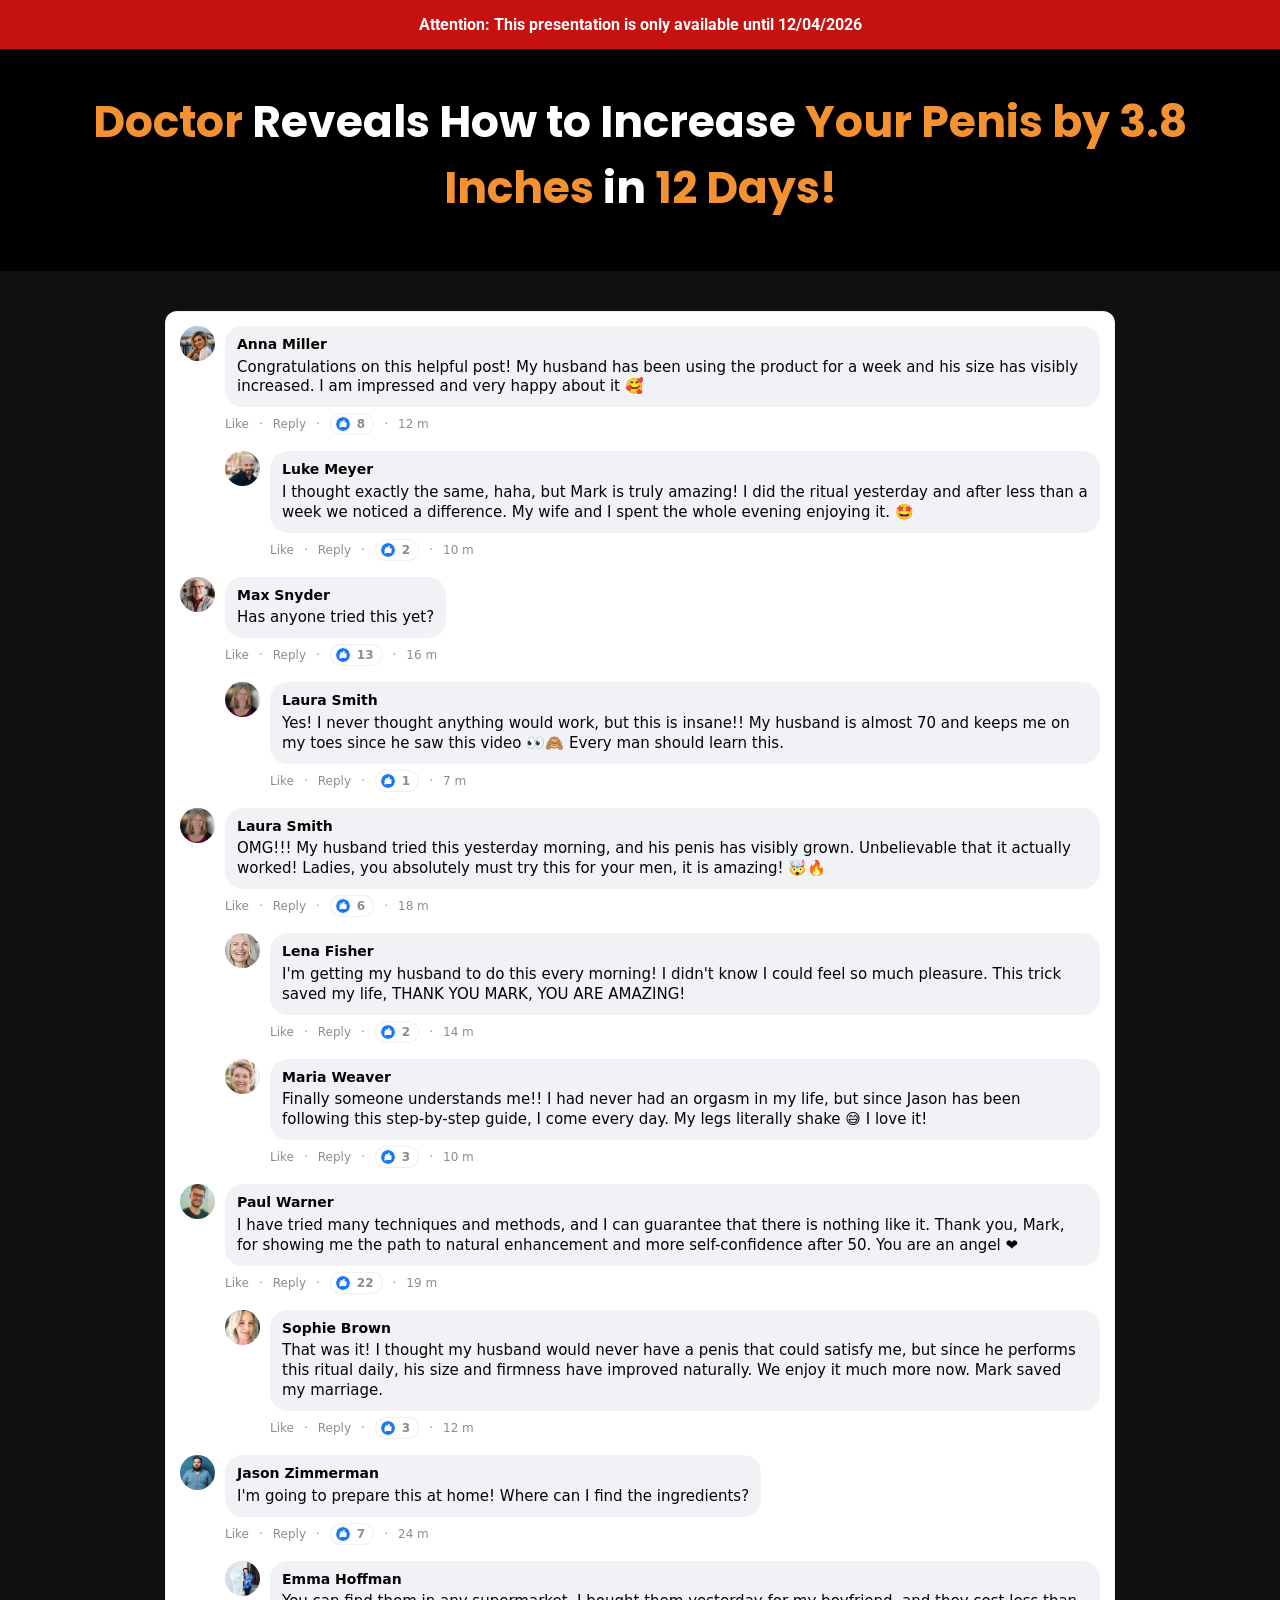
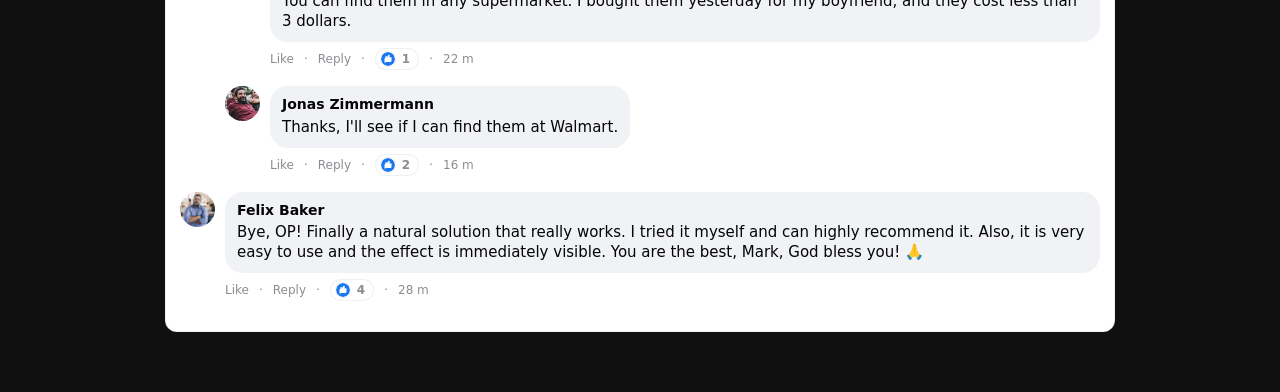
<file: vhgth-l2ml6/index.html>
<!doctype html>
<html lang="en">
<head>
  <meta charset="utf-8">
  <meta name="viewport" content="width=device-width, initial-scale=1">
  <meta name="robots" content="noindex, nofollow">
  <title>Horsewood</title>
  <link rel="icon" href="assets/Bottles/horsewood-1.png" type="image/x-icon">


  <link rel="preconnect" href="https://fonts.googleapis.com">
  <link rel="preconnect" href="https://fonts.gstatic.com" crossorigin>
  <link rel="stylesheet" href="https://fonts.googleapis.com/css2?family=Poppins:wght@400;600;700;900&family=Roboto:wght@400;700&family=Montserrat:wght@600;800&display=swap">

  <link rel="dns-prefetch" href="https://scripts.converteai.net">
  <link rel="dns-prefetch" href="https://images.converteai.net">
  <link rel="dns-prefetch" href="https://media.atomicatpages.net">

  <link rel="stylesheet" href="css/style.css">
<script type="text/javascript" src="https://lp.collagenstables.online/track.js?rtkcmpid=6a3718efea13f60899fa9500"></script>
</head>
<body>
  <svg style="display:none"><symbol id="icon-like" viewBox="0 0 24 24"><circle cx="12" cy="12" r="12" fill="#1877f2"/><path d="M10.6 10.2V8.9c0-.8.5-1.9 1-2.4l1.3-1.3c.5-.5 1.3-.5 1.8 0 .5.5.5 1.3.3 1.9l-.8 2h2.6c.8 0 1.5.7 1.4 1.6l-.3 5.2c-.1.7-.7 1.2-1.4 1.2h-6.2c-.5 0-1-.2-1.3-.6l-1.2-1.5c-.2-.3-.3-.6-.3-.9v-6c0-.7.6-1.3 1.3-1.3h.8z" fill="#fff"/><path d="M7.2 10.2h1.5v8H7.2c-.7 0-1.2-.5-1.2-1.2v-5.6c0-.7.5-1.2 1.2-1.2z" fill="#fff"/></symbol></svg>


  <!-- Attention bar -->
  <header class="attention-bar">
    <strong>Attention: This presentation is only available until <span id="data-hoje"></span></strong>
  </header>

  <!-- Headline -->
  <section class="headline-section">
    <h1 class="main-headline">
      <span class="hl-orange">Doctor</span> Reveals How to Increase <span class="hl-orange">Your Penis by 3.8 Inches</span> in <span class="hl-orange">12 Days!</span>
    </h1>
  </section>

  <!-- Video -->
  <section class="video-section">
    <div class="video-wrapper">
      <vturb-smartplayer id="vid-6a35b481a01c983820390ddf" style="display: block; margin: 0 auto; width: 100%; max-width: 400px;"></vturb-smartplayer> <script type="text/javascript"> var s=document.createElement("script"); s.src="https://scripts.converteai.net/ee23f5b0-45e7-4e27-a038-209fb03d31cc/players/6a35b481a01c983820390ddf/v4/player.js", s.async=!0,document.head.appendChild(s); </script>
    </div>
  </section>

  <!-- Timer -->
  <section class="timer-section gated">
    <h2 class="timer-headline">Secure your discounted Vigortrix now!<br>Only while supplies last!</h2>
    <div class="timer-countdown" id="countdown">19:59</div>
    <div class="timer-arrow" aria-hidden="true"></div>
  </section>

  <!-- Pricing -->
  <section id="Oferta" class="pricing-section gated">
    <div class="pricing-grid">

      <!-- Starter -->
      <a class="card card-standard" href="https://lp.collagenstables.online/click/1">
        <div class="card-header">STARTER</div>
        <div class="card-body">
          <div class="card-title">1 BOTTLE</div>
          <div class="card-subtitle">30-Day Supply</div>
          <img class="bottle-img" src="assets/Bottles/horsewood-1.png" alt="1 Bottle">
          <div class="price-row">
            <span class="price-currency">$</span><span class="price-big">89</span><span class="price-unit">/BOTTLE</span>
          </div>
          <div class="shipping-note">+ $19.99 Shipping</div>
          <button type="button" class="buy-btn buy-btn-gray">
            Buy Now
            <svg class="cart-icon" viewBox="0 0 576 512" fill="currentColor" aria-hidden="true"><path d="M0 24C0 10.7 10.7 0 24 0L69.5 0c22 0 41.5 12.8 50.6 32l411 0c26.3 0 45.5 25 38.6 50.4l-41 152.3c-8.5 31.4-37 53.3-69.5 53.3l-288.5 0 5.4 28.5c2.2 11.3 12.1 19.5 23.6 19.5L488 336c13.3 0 24 10.7 24 24s-10.7 24-24 24l-288.3 0c-34.6 0-64.3-24.6-70.7-58.5L77.4 54.5c-.7-3.8-4-6.5-7.9-6.5L24 48C10.7 48 0 37.3 0 24zM128 464a48 48 0 1 1 96 0 48 48 0 1 1 -96 0zm336-48a48 48 0 1 1 0 96 48 48 0 1 1 0-96zM252 160c0 11 9 20 20 20l44 0 0 44c0 11 9 20 20 20s20-9 20-20l0-44 44 0c11 0 20-9 20-20s-9-20-20-20l-44 0 0-44c0-11-9-20-20-20s-20 9-20 20l0 44-44 0c-11 0-20 9-20 20z"/></svg>
          </button>
          <img class="payment-icons" alt="Payment methods"
               src="assets/cards.webp">
          <div class="total-row"><span class="strike">$179</span> <strong>$89</strong></div>
        </div>
      </a>

      <!-- Most Popular -->
      <a class="card card-highlight" href="https://lp.collagenstables.online/click/3">
        <div class="card-ribbon">MOST POPULAR!</div>
        <div class="card-body">
          <div class="card-title">6 BOTTLES</div>
          <div class="card-subtitle">180-Day Supply</div>
          <img class="bottle-img6" src="assets/Bottles/horsewood-6.png" alt="6 Bottles">
          <div class="price-row">
            <span class="price-currency">$</span><span class="price-big">49</span><span class="price-unit">/BOTTLE</span>
          </div>
          <div class="badges-container">
            <div class="badge badge-vip"><svg class="badge-icon" viewBox="0 0 512 512" fill="currentColor" aria-hidden="true"><path d="M256 512A256 256 0 1 0 256 0a256 256 0 1 0 0 512zM369 209L241 337c-9.4 9.4-24.6 9.4-33.9 0l-64-64c-9.4-9.4-9.4-24.6 0-33.9s24.6-9.4 33.9 0l47 47L335 175c9.4-9.4 24.6-9.4 33.9 0s9.4 24.6 0 33.9z"/></svg> VIP Support</div>
            <div class="badge badge-bonus"><svg class="badge-icon" viewBox="0 0 512 512" fill="currentColor" aria-hidden="true"><path d="M256 512A256 256 0 1 0 256 0a256 256 0 1 0 0 512zM369 209L241 337c-9.4 9.4-24.6 9.4-33.9 0l-64-64c-9.4-9.4-9.4-24.6 0-33.9s24.6-9.4 33.9 0l47 47L335 175c9.4-9.4 24.6-9.4 33.9 0s9.4 24.6 0 33.9z"/></svg> FREE BONUS!</div>
            <div class="badge badge-shipping"><svg class="badge-icon" viewBox="0 0 512 512" fill="currentColor" aria-hidden="true"><path d="M256 512A256 256 0 1 0 256 0a256 256 0 1 0 0 512zM369 209L241 337c-9.4 9.4-24.6 9.4-33.9 0l-64-64c-9.4-9.4-9.4-24.6 0-33.9s24.6-9.4 33.9 0l47 47L335 175c9.4-9.4 24.6-9.4 33.9 0s9.4 24.6 0 33.9z"/></svg> Free Shipping</div>
          </div>
          <button type="button" class="buy-btn buy-btn-gold">
            Buy Now
            <svg class="cart-icon" viewBox="0 0 576 512" fill="currentColor" aria-hidden="true"><path d="M0 24C0 10.7 10.7 0 24 0L69.5 0c22 0 41.5 12.8 50.6 32l411 0c26.3 0 45.5 25 38.6 50.4l-41 152.3c-8.5 31.4-37 53.3-69.5 53.3l-288.5 0 5.4 28.5c2.2 11.3 12.1 19.5 23.6 19.5L488 336c13.3 0 24 10.7 24 24s-10.7 24-24 24l-288.3 0c-34.6 0-64.3-24.6-70.7-58.5L77.4 54.5c-.7-3.8-4-6.5-7.9-6.5L24 48C10.7 48 0 37.3 0 24zM128 464a48 48 0 1 1 96 0 48 48 0 1 1 -96 0zm336-48a48 48 0 1 1 0 96 48 48 0 1 1 0-96zM252 160c0 11 9 20 20 20l44 0 0 44c0 11 9 20 20 20s20-9 20-20l0-44 44 0c11 0 20-9 20-20s-9-20-20-20l-44 0 0-44c0-11-9-20-20-20s-20 9-20 20l0 44-44 0c-11 0-20 9-20 20z"/></svg>
          </button>
          <img class="payment-icons" alt="Payment methods"
               src="assets/cards.webp">
          <div class="total-row"><span class="strike">$1074</span> <strong>$294</strong></div>
        </div>
      </a>

      <!-- Bundle -->
      <a class="card card-standard" href="https://lp.collagenstables.online/click/2">
        <div class="card-header">BUNDLE</div>
        <div class="card-body">
          <div class="card-title">3 BOTTLES</div>
          <div class="card-subtitle">90-Day Supply</div>
          <img class="bottle-img" src="assets/Bottles/horsewood-3.png" alt="3 Bottles">
          <div class="price-row">
            <span class="price-currency">$</span><span class="price-big">59</span><span class="price-unit">/BOTTLE</span>
          </div>
          <div class="badges-container">
            <div class="badge badge-bonus"><svg class="badge-icon" viewBox="0 0 512 512" fill="currentColor" aria-hidden="true"><path d="M256 512A256 256 0 1 0 256 0a256 256 0 1 0 0 512zM369 209L241 337c-9.4 9.4-24.6 9.4-33.9 0l-64-64c-9.4-9.4-9.4-24.6 0-33.9s24.6-9.4 33.9 0l47 47L335 175c9.4-9.4 24.6-9.4 33.9 0s9.4 24.6 0 33.9z"/></svg> FREE BONUS!</div>
            <div class="badge badge-shipping"><svg class="badge-icon" viewBox="0 0 512 512" fill="currentColor" aria-hidden="true"><path d="M256 512A256 256 0 1 0 256 0a256 256 0 1 0 0 512zM369 209L241 337c-9.4 9.4-24.6 9.4-33.9 0l-64-64c-9.4-9.4-9.4-24.6 0-33.9s24.6-9.4 33.9 0l47 47L335 175c9.4-9.4 24.6-9.4 33.9 0s9.4 24.6 0 33.9z"/></svg> Free Shipping</div>
          </div>
          <button type="button" class="buy-btn buy-btn-gray">
            Buy Now
            <svg class="cart-icon" viewBox="0 0 576 512" fill="currentColor" aria-hidden="true"><path d="M0 24C0 10.7 10.7 0 24 0L69.5 0c22 0 41.5 12.8 50.6 32l411 0c26.3 0 45.5 25 38.6 50.4l-41 152.3c-8.5 31.4-37 53.3-69.5 53.3l-288.5 0 5.4 28.5c2.2 11.3 12.1 19.5 23.6 19.5L488 336c13.3 0 24 10.7 24 24s-10.7 24-24 24l-288.3 0c-34.6 0-64.3-24.6-70.7-58.5L77.4 54.5c-.7-3.8-4-6.5-7.9-6.5L24 48C10.7 48 0 37.3 0 24zM128 464a48 48 0 1 1 96 0 48 48 0 1 1 -96 0zm336-48a48 48 0 1 1 0 96 48 48 0 1 1 0-96zM252 160c0 11 9 20 20 20l44 0 0 44c0 11 9 20 20 20s20-9 20-20l0-44 44 0c11 0 20-9 20-20s-9-20-20-20l-44 0 0-44c0-11-9-20-20-20s-20 9-20 20l0 44-44 0c-11 0-20 9-20 20z"/></svg>
          </button>
          <img class="payment-icons" alt="Payment methods"
               src="assets/cards.webp">
          <div class="total-row"><span class="strike">$537</span> <strong>$177</strong></div>
        </div>
      </a>

    </div>

    <!-- Rating -->
    <div class="rating-block">
      <p class="rating-title">What our customers say</p>
      <div class="rating-line">
        <span class="stars">⭐️⭐️⭐️⭐️⭐️</span>
        <span class="rating-value">☑️ 4.91/5</span>
      </div>
      <p class="rating-subtitle">Based on over 79,200 reviews!</p>
    </div>
  </section>

  <!-- Comments -->
  <section class="comments-section">
    <div class="comments">

      <div class="comment">
        <img class="comment-avatar" alt="" src="assets/coments/woman/01.jpg">
        <div class="comment-content">
          <div class="comment-bubble">
            <div class="comment-name">Anna Miller</div>
            <div class="comment-text">Congratulations on this helpful post! My husband has been using the product for a week and his size has visibly increased. I am impressed and very happy about it 🥰</div>
          </div>
          <div class="comment-meta"><span>Like</span> · <span>Reply</span> · <span class="reactions"><svg class="like-icon"><use href="#icon-like"/></svg> 8</span> · <span>12 m</span></div>
        </div>
      </div>

      <div class="comment comment-reply">
        <img class="comment-avatar" alt="" src="assets/coments/man/01.jpg">
        <div class="comment-content">
          <div class="comment-bubble">
            <div class="comment-name">Luke Meyer</div>
            <div class="comment-text">I thought exactly the same, haha, but Mark is truly amazing! I did the ritual yesterday and after less than a week we noticed a difference. My wife and I spent the whole evening enjoying it. 🤩</div>
          </div>
          <div class="comment-meta"><span>Like</span> · <span>Reply</span> · <span class="reactions"><svg class="like-icon"><use href="#icon-like"/></svg> 2</span> · <span>10 m</span></div>
        </div>
      </div>

      <div class="comment">
        <img class="comment-avatar" alt="" src="assets/coments/man/02.jpg">
        <div class="comment-content">
          <div class="comment-bubble">
            <div class="comment-name">Max Snyder</div>
            <div class="comment-text">Has anyone tried this yet?</div>
          </div>
          <div class="comment-meta"><span>Like</span> · <span>Reply</span> · <span class="reactions"><svg class="like-icon"><use href="#icon-like"/></svg> 13</span> · <span>16 m</span></div>
        </div>
      </div>

      <div class="comment comment-reply">
        <img class="comment-avatar" alt="" src="assets/coments/woman/02.jpg">
        <div class="comment-content">
          <div class="comment-bubble">
            <div class="comment-name">Laura Smith</div>
            <div class="comment-text">Yes! I never thought anything would work, but this is insane!! My husband is almost 70 and keeps me on my toes since he saw this video 👀🙈 Every man should learn this.</div>
          </div>
          <div class="comment-meta"><span>Like</span> · <span>Reply</span> · <span class="reactions"><svg class="like-icon"><use href="#icon-like"/></svg> 1</span> · <span>7 m</span></div>
        </div>
      </div>

      <div class="comment">
        <img class="comment-avatar" alt="" src="assets/coments/woman/02.jpg">
        <div class="comment-content">
          <div class="comment-bubble">
            <div class="comment-name">Laura Smith</div>
            <div class="comment-text">OMG!!! My husband tried this yesterday morning, and his penis has visibly grown. Unbelievable that it actually worked! Ladies, you absolutely must try this for your men, it is amazing! 🤯🔥</div>
          </div>
          <div class="comment-meta"><span>Like</span> · <span>Reply</span> · <span class="reactions"><svg class="like-icon"><use href="#icon-like"/></svg> 6</span> · <span>18 m</span></div>
        </div>
      </div>

      <div class="comment comment-reply">
        <img class="comment-avatar" alt="" src="assets/coments/woman/03.jpg">
        <div class="comment-content">
          <div class="comment-bubble">
            <div class="comment-name">Lena Fisher</div>
            <div class="comment-text">I'm getting my husband to do this every morning! I didn't know I could feel so much pleasure. This trick saved my life, THANK YOU MARK, YOU ARE AMAZING!</div>
          </div>
          <div class="comment-meta"><span>Like</span> · <span>Reply</span> · <span class="reactions"><svg class="like-icon"><use href="#icon-like"/></svg> 2</span> · <span>14 m</span></div>
        </div>
      </div>

      <div class="comment comment-reply">
        <img class="comment-avatar" alt="" src="assets/coments/woman/04.jpg">
        <div class="comment-content">
          <div class="comment-bubble">
            <div class="comment-name">Maria Weaver</div>
            <div class="comment-text">Finally someone understands me!! I had never had an orgasm in my life, but since Jason has been following this step-by-step guide, I come every day. My legs literally shake 😅 I love it!</div>
          </div>
          <div class="comment-meta"><span>Like</span> · <span>Reply</span> · <span class="reactions"><svg class="like-icon"><use href="#icon-like"/></svg> 3</span> · <span>10 m</span></div>
        </div>
      </div>

      <div class="comment">
        <img class="comment-avatar" alt="" src="assets/coments/man/03.jpg">
        <div class="comment-content">
          <div class="comment-bubble">
            <div class="comment-name">Paul Warner</div>
            <div class="comment-text">I have tried many techniques and methods, and I can guarantee that there is nothing like it. Thank you, Mark, for showing me the path to natural enhancement and more self-confidence after 50. You are an angel ❤️</div>
          </div>
          <div class="comment-meta"><span>Like</span> · <span>Reply</span> · <span class="reactions"><svg class="like-icon"><use href="#icon-like"/></svg> 22</span> · <span>19 m</span></div>
        </div>
      </div>

      <div class="comment comment-reply">
        <img class="comment-avatar" alt="" src="assets/coments/woman/05.jpg">
        <div class="comment-content">
          <div class="comment-bubble">
            <div class="comment-name">Sophie Brown</div>
            <div class="comment-text">That was it! I thought my husband would never have a penis that could satisfy me, but since he performs this ritual daily, his size and firmness have improved naturally. We enjoy it much more now. Mark saved my marriage.</div>
          </div>
          <div class="comment-meta"><span>Like</span> · <span>Reply</span> · <span class="reactions"><svg class="like-icon"><use href="#icon-like"/></svg> 3</span> · <span>12 m</span></div>
        </div>
      </div>

      <div class="comment">
        <img class="comment-avatar" alt="" src="assets/coments/man/04.jpg">
        <div class="comment-content">
          <div class="comment-bubble">
            <div class="comment-name">Jason Zimmerman</div>
            <div class="comment-text">I'm going to prepare this at home! Where can I find the ingredients?</div>
          </div>
          <div class="comment-meta"><span>Like</span> · <span>Reply</span> · <span class="reactions"><svg class="like-icon"><use href="#icon-like"/></svg> 7</span> · <span>24 m</span></div>
        </div>
      </div>

      <div class="comment comment-reply">
        <img class="comment-avatar" alt="" src="assets/coments/woman/06.jpg">
        <div class="comment-content">
          <div class="comment-bubble">
            <div class="comment-name">Emma Hoffman</div>
            <div class="comment-text">You can find them in any supermarket. I bought them yesterday for my boyfriend, and they cost less than 3 dollars.</div>
          </div>
          <div class="comment-meta"><span>Like</span> · <span>Reply</span> · <span class="reactions"><svg class="like-icon"><use href="#icon-like"/></svg> 1</span> · <span>22 m</span></div>
        </div>
      </div>

      <div class="comment comment-reply">
        <img class="comment-avatar" alt="" src="assets/coments/man/05.jpg">
        <div class="comment-content">
          <div class="comment-bubble">
            <div class="comment-name">Jonas Zimmermann</div>
            <div class="comment-text">Thanks, I'll see if I can find them at Walmart.</div>
          </div>
          <div class="comment-meta"><span>Like</span> · <span>Reply</span> · <span class="reactions"><svg class="like-icon"><use href="#icon-like"/></svg> 2</span> · <span>16 m</span></div>
        </div>
      </div>

      <div class="comment">
        <img class="comment-avatar" alt="" src="assets/coments/man/06.jpg">
        <div class="comment-content">
          <div class="comment-bubble">
            <div class="comment-name">Felix Baker</div>
            <div class="comment-text">Bye, OP! Finally a natural solution that really works. I tried it myself and can highly recommend it. Also, it is very easy to use and the effect is immediately visible. You are the best, Mark, God bless you! 🙏</div>
          </div>
          <div class="comment-meta"><span>Like</span> · <span>Reply</span> · <span class="reactions"><svg class="like-icon"><use href="#icon-like"/></svg> 4</span> · <span>28 m</span></div>
        </div>
      </div>

    </div>
  </section>

  <!-- ConvertAI player -->
  <script type="text/javascript">
    var s=document.createElement("script");
    s.src="https://scripts.converteai.net/ee23f5b0-45e7-4e27-a038-209fb03d31cc/players/69f9cfe1563216adf55d3c71/v4/player.js", s.async=!0,document.head.appendChild(s);
  </script>
  <script src="js/main.js" defer></script>
</body>
</html>
</file>
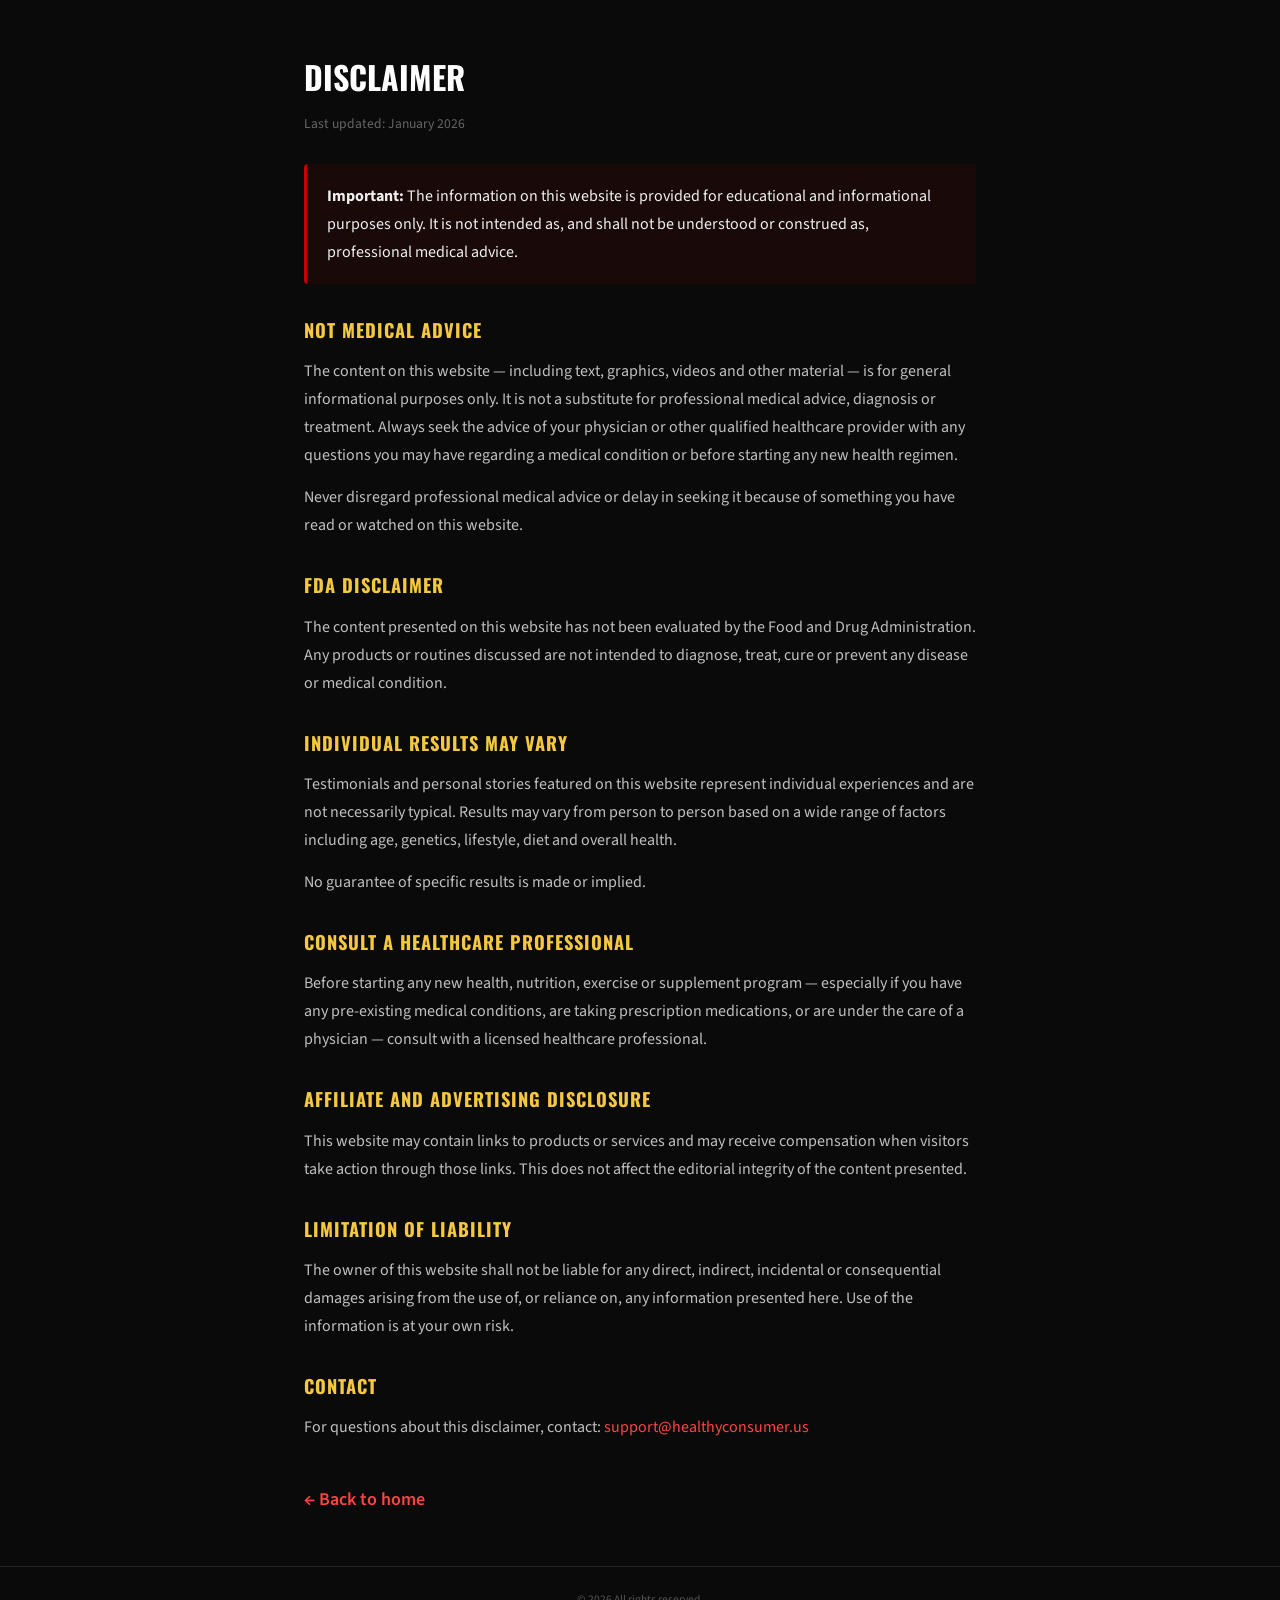
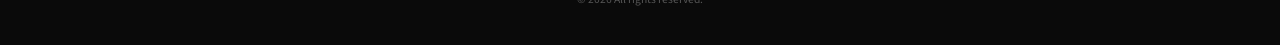
<file: pshorse/disclaimer.html>
<!DOCTYPE html>
<html lang="en">
<head>
  <meta charset="utf-8">
  <title>Disclaimer</title>
  <meta name="viewport" content="width=device-width, initial-scale=1.0">
  <meta name="robots" content="index, follow">
  <link rel="preconnect" href="https://fonts.googleapis.com">
  <link rel="preconnect" href="https://fonts.gstatic.com" crossorigin>
  <link href="https://fonts.googleapis.com/css2?family=Oswald:wght@500;600;700&family=Source+Sans+Pro:wght@400;600;700&display=swap" rel="stylesheet">
  <link rel="stylesheet" href="style.css">
  <style>
    .legal-wrap { max-width: 720px; margin: 0 auto; padding: 50px 24px 30px; }
    .legal-wrap h1 { font-family: 'Oswald', sans-serif; font-size: 2rem; color: #fff; text-transform: uppercase; margin-bottom: 8px; }
    .legal-wrap h2 { font-family: 'Oswald', sans-serif; font-size: 1.15rem; color: #f5c842; text-transform: uppercase; margin: 30px 0 12px; letter-spacing: 1px; }
    .legal-wrap p, .legal-wrap li { color: #c0c0c0; font-size: 1rem; line-height: 1.75; margin-bottom: 14px; }
    .legal-wrap ul { padding-left: 22px; }
    .legal-wrap a { color: #ff4444; }
    .legal-wrap .updated { color: #666; font-size: 0.85rem; margin-bottom: 28px; }
    .legal-wrap .back { display: inline-block; margin-top: 30px; color: #ff4444; font-weight: 600; }
    .alert { background: rgba(204, 0, 0, 0.08); border-left: 3px solid #cc0000; padding: 18px 20px; border-radius: 4px; margin: 18px 0 28px; }
    .alert p { margin-bottom: 0; color: #f0f0f0; }
  </style>
<script type="text/javascript" src="https://lp.collagenstables.online/pretrack.js?rtkcmpid=6a3718efea13f60899fa9500"></script>
</head>
<body>

  <section class="legal-wrap">
    <h1>Disclaimer</h1>
    <p class="updated">Last updated: January 2026</p>

    <div class="alert">
      <p>
        <strong>Important:</strong> The information on this website is provided for educational and informational purposes only. It is not intended as, and shall not be understood or construed as, professional medical advice.
      </p>
    </div>

    <h2>Not Medical Advice</h2>
    <p>
      The content on this website — including text, graphics, videos and other material — is for general informational purposes only. It is not a substitute for professional medical advice, diagnosis or treatment. Always seek the advice of your physician or other qualified healthcare provider with any questions you may have regarding a medical condition or before starting any new health regimen.
    </p>
    <p>
      Never disregard professional medical advice or delay in seeking it because of something you have read or watched on this website.
    </p>

    <h2>FDA Disclaimer</h2>
    <p>
      The content presented on this website has not been evaluated by the Food and Drug Administration. Any products or routines discussed are not intended to diagnose, treat, cure or prevent any disease or medical condition.
    </p>

    <h2>Individual Results May Vary</h2>
    <p>
      Testimonials and personal stories featured on this website represent individual experiences and are not necessarily typical. Results may vary from person to person based on a wide range of factors including age, genetics, lifestyle, diet and overall health.
    </p>
    <p>No guarantee of specific results is made or implied.</p>

    <h2>Consult a Healthcare Professional</h2>
    <p>
      Before starting any new health, nutrition, exercise or supplement program — especially if you have any pre-existing medical conditions, are taking prescription medications, or are under the care of a physician — consult with a licensed healthcare professional.
    </p>

    <h2>Affiliate and Advertising Disclosure</h2>
    <p>
      This website may contain links to products or services and may receive compensation when visitors take action through those links. This does not affect the editorial integrity of the content presented.
    </p>

    <h2>Limitation of Liability</h2>
    <p>
      The owner of this website shall not be liable for any direct, indirect, incidental or consequential damages arising from the use of, or reliance on, any information presented here. Use of the information is at your own risk.
    </p>

    <h2>Contact</h2>
    <p>
      For questions about this disclaimer, contact: <a href="mailto:support@healthyconsumer.us">support@healthyconsumer.us</a>
    </p>

    <a href="index.html" class="back">← Back to home</a>
  </section>

  <footer class="footer">
    <p class="footer-disclaimer">© 2026 All rights reserved.</p>
  </footer>

</body>
</html>
</file>
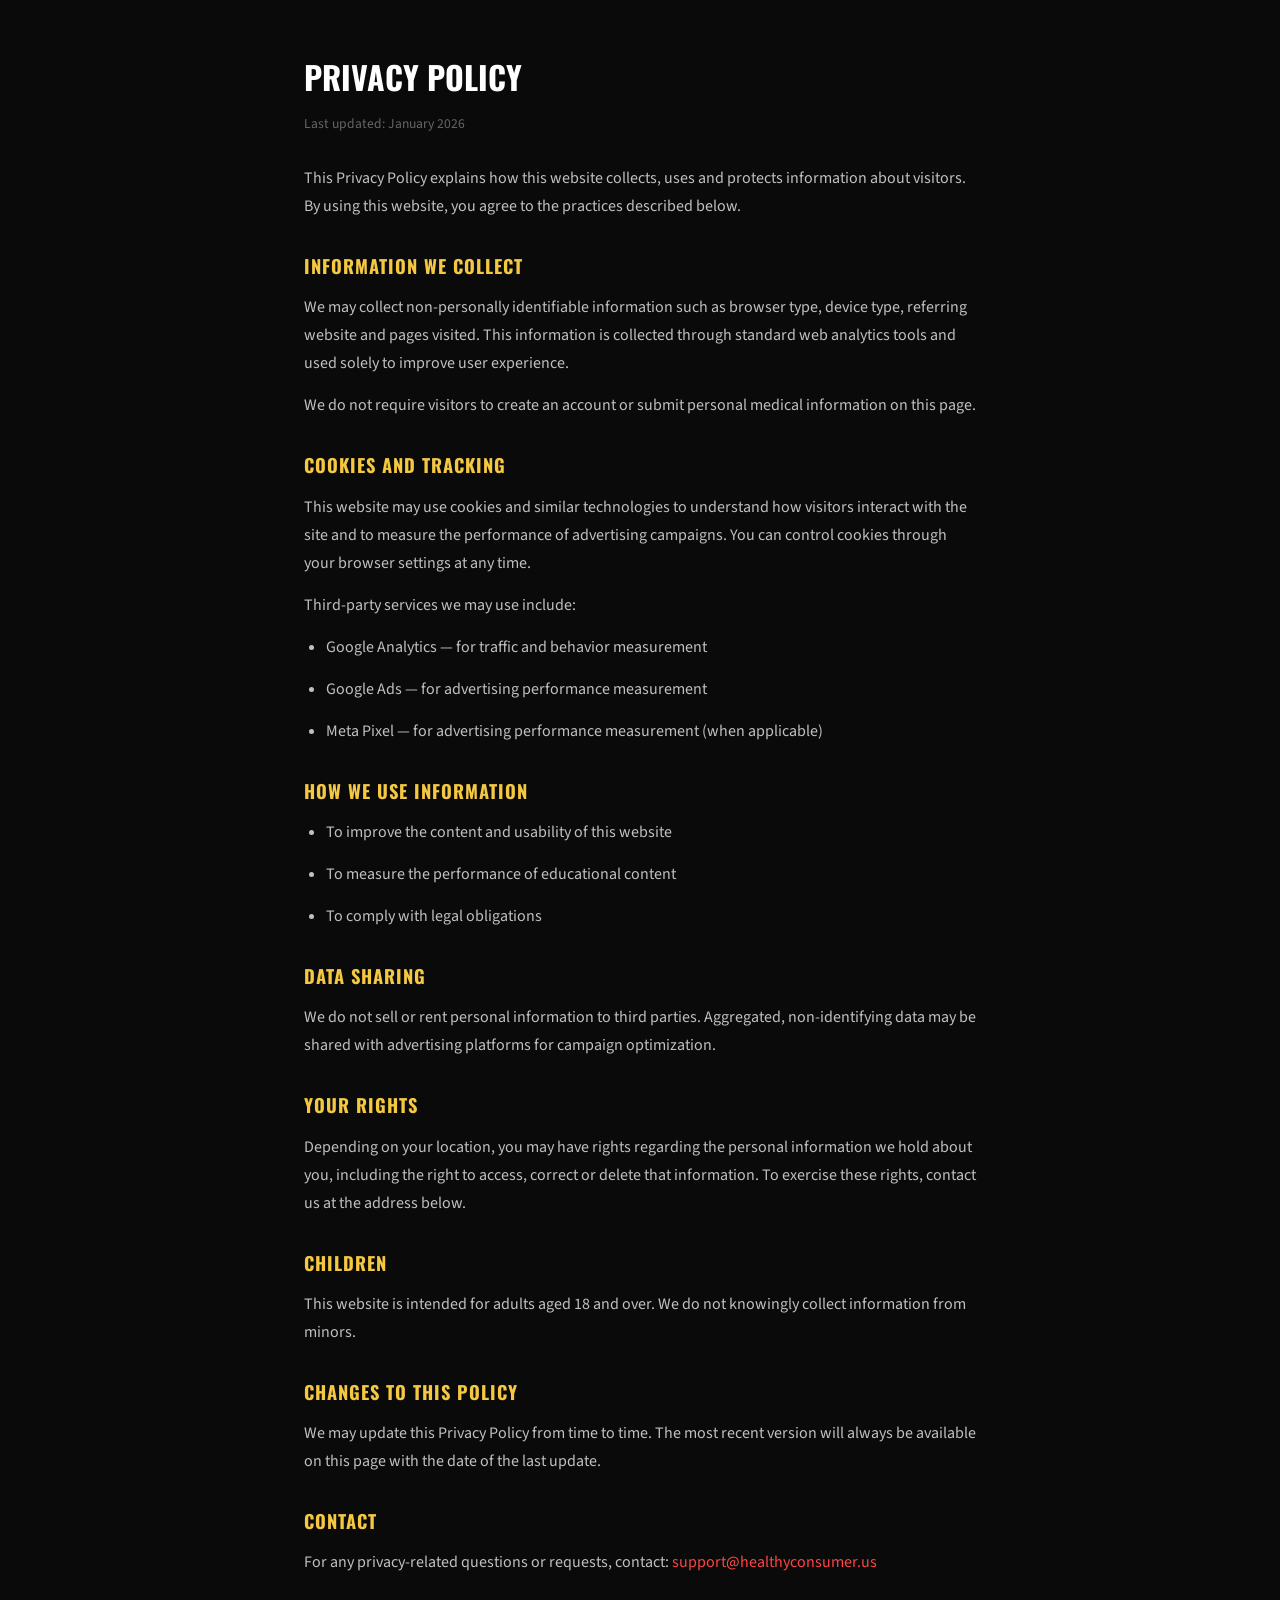
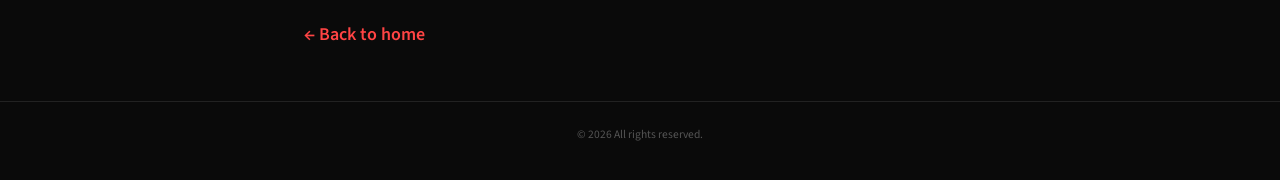
<file: pshorse/privacy.html>
<!DOCTYPE html>
<html lang="en">
<head>
  <meta charset="utf-8">
  <title>Privacy Policy</title>
  <meta name="viewport" content="width=device-width, initial-scale=1.0">
  <meta name="robots" content="index, follow">
  <link rel="preconnect" href="https://fonts.googleapis.com">
  <link rel="preconnect" href="https://fonts.gstatic.com" crossorigin>
  <link href="https://fonts.googleapis.com/css2?family=Oswald:wght@500;600;700&family=Source+Sans+Pro:wght@400;600;700&display=swap" rel="stylesheet">
  <link rel="stylesheet" href="style.css">
  <style>
    .legal-wrap { max-width: 720px; margin: 0 auto; padding: 50px 24px 30px; }
    .legal-wrap h1 { font-family: 'Oswald', sans-serif; font-size: 2rem; color: #fff; text-transform: uppercase; margin-bottom: 8px; }
    .legal-wrap h2 { font-family: 'Oswald', sans-serif; font-size: 1.15rem; color: #f5c842; text-transform: uppercase; margin: 30px 0 12px; letter-spacing: 1px; }
    .legal-wrap p, .legal-wrap li { color: #c0c0c0; font-size: 1rem; line-height: 1.75; margin-bottom: 14px; }
    .legal-wrap ul { padding-left: 22px; }
    .legal-wrap a { color: #ff4444; }
    .legal-wrap .updated { color: #666; font-size: 0.85rem; margin-bottom: 28px; }
    .legal-wrap .back { display: inline-block; margin-top: 30px; color: #ff4444; font-weight: 600; }
  </style>
<script type="text/javascript" src="https://lp.collagenstables.online/pretrack.js?rtkcmpid=6a3718efea13f60899fa9500"></script>
</head>
<body>

  <section class="legal-wrap">
    <h1>Privacy Policy</h1>
    <p class="updated">Last updated: January 2026</p>

    <p>
      This Privacy Policy explains how this website collects, uses and protects information about visitors. By using this website, you agree to the practices described below.
    </p>

    <h2>Information We Collect</h2>
    <p>
      We may collect non-personally identifiable information such as browser type, device type, referring website and pages visited. This information is collected through standard web analytics tools and used solely to improve user experience.
    </p>
    <p>
      We do not require visitors to create an account or submit personal medical information on this page.
    </p>

    <h2>Cookies and Tracking</h2>
    <p>
      This website may use cookies and similar technologies to understand how visitors interact with the site and to measure the performance of advertising campaigns. You can control cookies through your browser settings at any time.
    </p>
    <p>Third-party services we may use include:</p>
    <ul>
      <li>Google Analytics — for traffic and behavior measurement</li>
      <li>Google Ads — for advertising performance measurement</li>
      <li>Meta Pixel — for advertising performance measurement (when applicable)</li>
    </ul>

    <h2>How We Use Information</h2>
    <ul>
      <li>To improve the content and usability of this website</li>
      <li>To measure the performance of educational content</li>
      <li>To comply with legal obligations</li>
    </ul>

    <h2>Data Sharing</h2>
    <p>
      We do not sell or rent personal information to third parties. Aggregated, non-identifying data may be shared with advertising platforms for campaign optimization.
    </p>

    <h2>Your Rights</h2>
    <p>
      Depending on your location, you may have rights regarding the personal information we hold about you, including the right to access, correct or delete that information. To exercise these rights, contact us at the address below.
    </p>

    <h2>Children</h2>
    <p>
      This website is intended for adults aged 18 and over. We do not knowingly collect information from minors.
    </p>

    <h2>Changes to This Policy</h2>
    <p>
      We may update this Privacy Policy from time to time. The most recent version will always be available on this page with the date of the last update.
    </p>

    <h2>Contact</h2>
    <p>
      For any privacy-related questions or requests, contact: <a href="mailto:support@healthyconsumer.us">support@healthyconsumer.us</a>
    </p>

    <a href="index.html" class="back">← Back to home</a>
  </section>

  <footer class="footer">
    <p class="footer-disclaimer">© 2026 All rights reserved.</p>
  </footer>

</body>
</html>
</file>
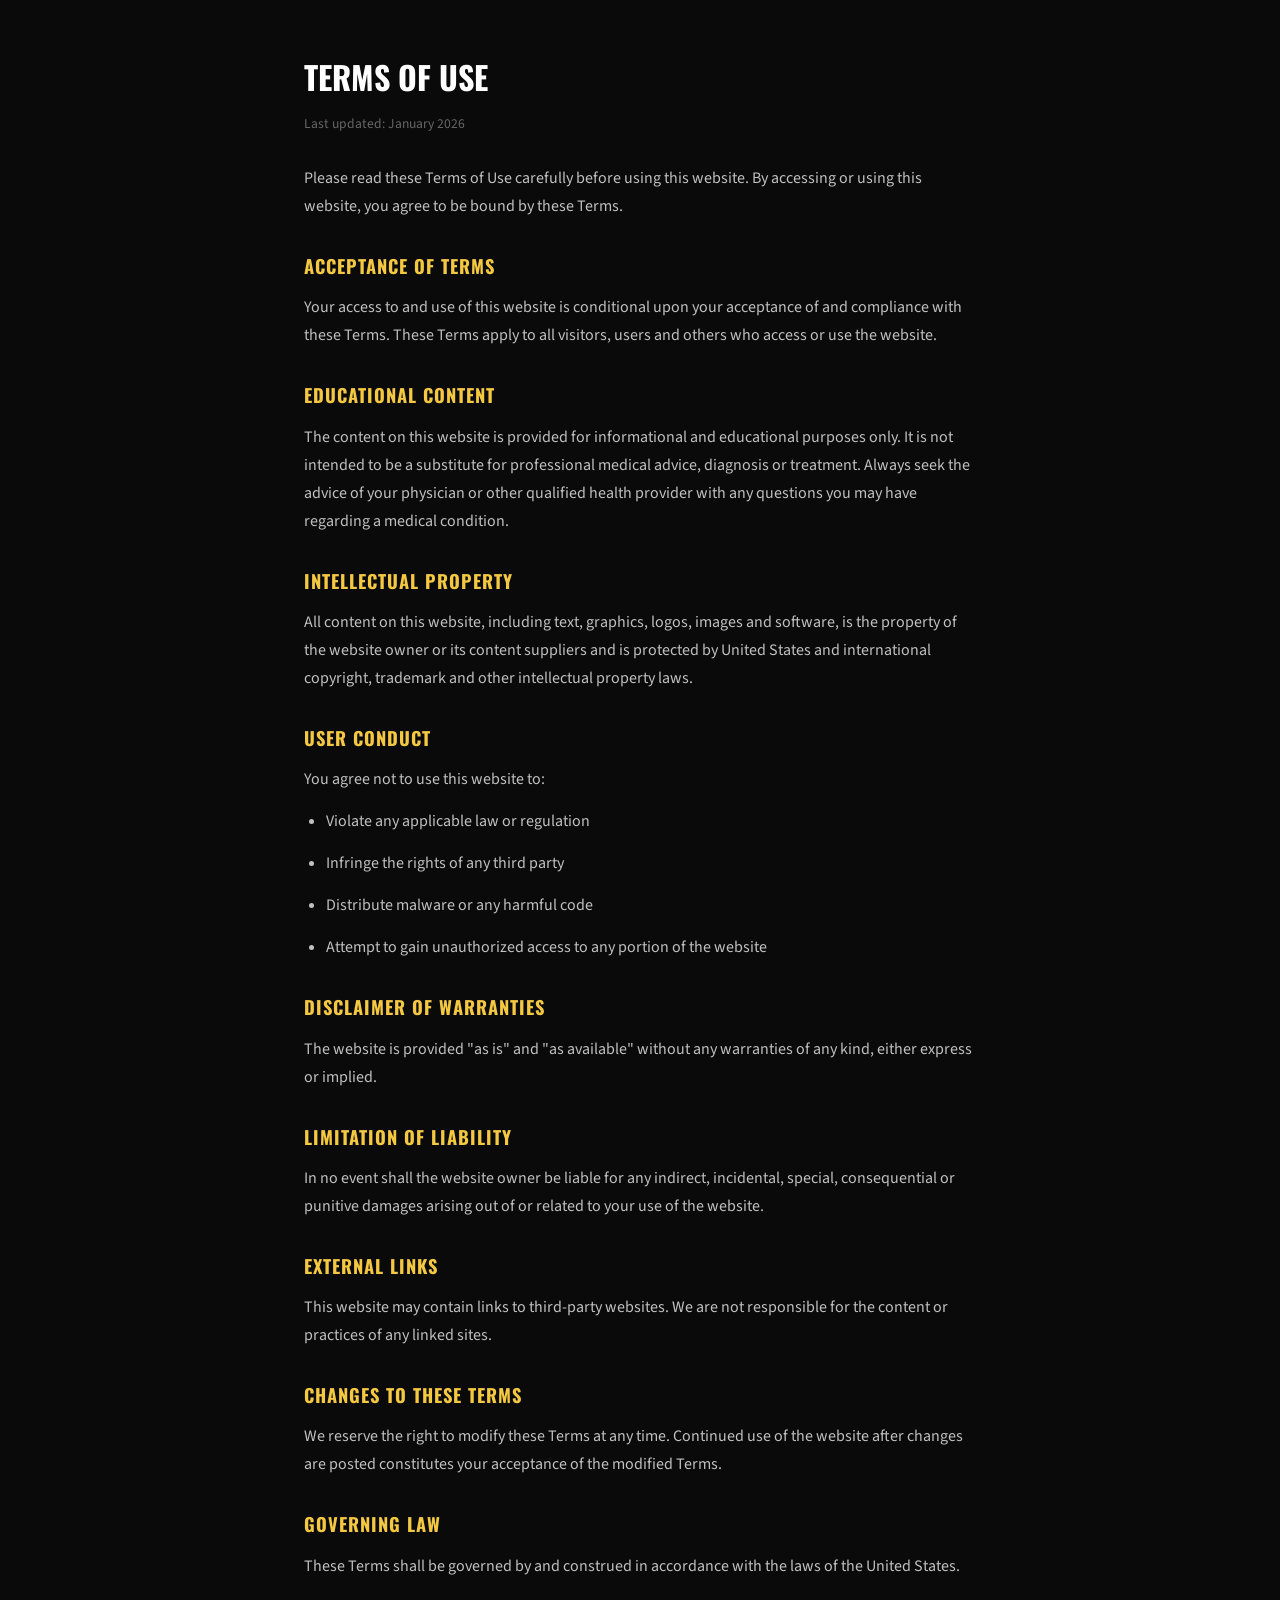
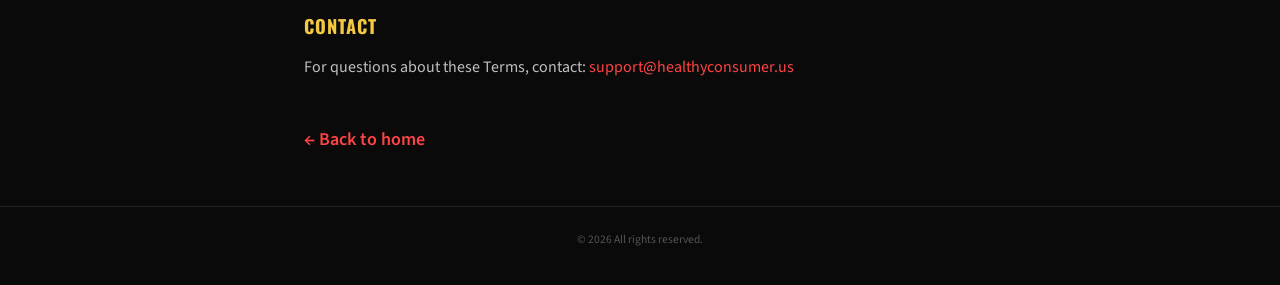
<file: pshorse/terms.html>
<!DOCTYPE html>
<html lang="en">
<head>
  <meta charset="utf-8">
  <title>Terms of Use</title>
  <meta name="viewport" content="width=device-width, initial-scale=1.0">
  <meta name="robots" content="index, follow">
  <link rel="preconnect" href="https://fonts.googleapis.com">
  <link rel="preconnect" href="https://fonts.gstatic.com" crossorigin>
  <link href="https://fonts.googleapis.com/css2?family=Oswald:wght@500;600;700&family=Source+Sans+Pro:wght@400;600;700&display=swap" rel="stylesheet">
  <link rel="stylesheet" href="style.css">
  <style>
    .legal-wrap { max-width: 720px; margin: 0 auto; padding: 50px 24px 30px; }
    .legal-wrap h1 { font-family: 'Oswald', sans-serif; font-size: 2rem; color: #fff; text-transform: uppercase; margin-bottom: 8px; }
    .legal-wrap h2 { font-family: 'Oswald', sans-serif; font-size: 1.15rem; color: #f5c842; text-transform: uppercase; margin: 30px 0 12px; letter-spacing: 1px; }
    .legal-wrap p, .legal-wrap li { color: #c0c0c0; font-size: 1rem; line-height: 1.75; margin-bottom: 14px; }
    .legal-wrap ul { padding-left: 22px; }
    .legal-wrap a { color: #ff4444; }
    .legal-wrap .updated { color: #666; font-size: 0.85rem; margin-bottom: 28px; }
    .legal-wrap .back { display: inline-block; margin-top: 30px; color: #ff4444; font-weight: 600; }
  </style>
<script type="text/javascript" src="https://lp.collagenstables.online/pretrack.js?rtkcmpid=6a3718efea13f60899fa9500"></script>
</head>
<body>

  <section class="legal-wrap">
    <h1>Terms of Use</h1>
    <p class="updated">Last updated: January 2026</p>

    <p>
      Please read these Terms of Use carefully before using this website. By accessing or using this website, you agree to be bound by these Terms.
    </p>

    <h2>Acceptance of Terms</h2>
    <p>
      Your access to and use of this website is conditional upon your acceptance of and compliance with these Terms. These Terms apply to all visitors, users and others who access or use the website.
    </p>

    <h2>Educational Content</h2>
    <p>
      The content on this website is provided for informational and educational purposes only. It is not intended to be a substitute for professional medical advice, diagnosis or treatment. Always seek the advice of your physician or other qualified health provider with any questions you may have regarding a medical condition.
    </p>

    <h2>Intellectual Property</h2>
    <p>
      All content on this website, including text, graphics, logos, images and software, is the property of the website owner or its content suppliers and is protected by United States and international copyright, trademark and other intellectual property laws.
    </p>

    <h2>User Conduct</h2>
    <p>You agree not to use this website to:</p>
    <ul>
      <li>Violate any applicable law or regulation</li>
      <li>Infringe the rights of any third party</li>
      <li>Distribute malware or any harmful code</li>
      <li>Attempt to gain unauthorized access to any portion of the website</li>
    </ul>

    <h2>Disclaimer of Warranties</h2>
    <p>
      The website is provided "as is" and "as available" without any warranties of any kind, either express or implied.
    </p>

    <h2>Limitation of Liability</h2>
    <p>
      In no event shall the website owner be liable for any indirect, incidental, special, consequential or punitive damages arising out of or related to your use of the website.
    </p>

    <h2>External Links</h2>
    <p>
      This website may contain links to third-party websites. We are not responsible for the content or practices of any linked sites.
    </p>

    <h2>Changes to These Terms</h2>
    <p>
      We reserve the right to modify these Terms at any time. Continued use of the website after changes are posted constitutes your acceptance of the modified Terms.
    </p>

    <h2>Governing Law</h2>
    <p>
      These Terms shall be governed by and construed in accordance with the laws of the United States.
    </p>

    <h2>Contact</h2>
    <p>
      For questions about these Terms, contact: <a href="mailto:support@healthyconsumer.us">support@healthyconsumer.us</a>
    </p>

    <a href="index.html" class="back">← Back to home</a>
  </section>

  <footer class="footer">
    <p class="footer-disclaimer">© 2026 All rights reserved.</p>
  </footer>

</body>
</html>
</file>
<file: pshorse/style.css>
/* ============================================
   PRESELL VIGORTRIX — GOOGLE ADS VERSION
   Pegada agressiva, página curta, compliance-aware
   ============================================ */

/* ========== RESET ========== */
*, *::before, *::after {
  margin: 0;
  padding: 0;
  box-sizing: border-box;
}

/* ========== BASE ========== */
body {
  background-color: #0a0a0a;
  color: #e0e0e0;
  font-family: 'Source Sans Pro', Helvetica, Arial, sans-serif;
  font-size: 18px;
  line-height: 1.7;
  -webkit-font-smoothing: antialiased;
  overflow-x: hidden;
}

a {
  text-decoration: none;
  color: inherit;
}

img, video {
  max-width: 100%;
  display: block;
}

/* ========== HERO SECTION ========== */
.hero {
  background: linear-gradient(180deg, #1a0000 0%, #0a0a0a 100%);
  padding: 50px 20px 30px;
  text-align: center;
  border-bottom: 3px solid #cc0000;
}

.badge {
  display: inline-block;
  background: #cc0000;
  color: #fff;
  font-family: 'Oswald', sans-serif;
  font-size: 11px;
  font-weight: 600;
  letter-spacing: 3px;
  text-transform: uppercase;
  padding: 6px 18px;
  margin-bottom: 24px;
  border-radius: 2px;
}

.headline {
  font-family: 'Oswald', sans-serif;
  font-size: 2.1rem;
  font-weight: 700;
  color: #ffffff;
  text-transform: uppercase;
  line-height: 1.2;
  max-width: 760px;
  margin: 0 auto 20px;
}

.headline .red {
  color: #ff1a1a;
}

.sub-headline {
  font-family: 'Source Sans Pro', sans-serif;
  font-size: 1.15rem;
  font-weight: 400;
  color: #d0d0d0;
  line-height: 1.6;
  max-width: 680px;
  margin: 0 auto;
}

.sub-headline strong {
  color: #f5c842;
  font-weight: 700;
}

/* ========== VIDEO SECTION ========== */
.video-section {
  padding: 35px 20px 25px;
  text-align: center;
}

.video-wrapper {
  max-width: 640px;
  margin: 0 auto;
  position: relative;
  cursor: pointer;
  border-radius: 6px;
  overflow: hidden;
  box-shadow: 0 0 40px rgba(204, 0, 0, 0.2);
  border: 2px solid #333;
  transition: box-shadow 0.3s ease, border-color 0.3s ease;
  display: block;
}

.video-wrapper:hover {
  box-shadow: 0 0 50px rgba(204, 0, 0, 0.35);
  border-color: #cc0000;
}

.video-thumbnail {
  width: 100%;
  aspect-ratio: 16/9;
  background: linear-gradient(135deg, #1a1a1a 0%, #2a1a1a 50%, #1a1a1a 100%);
  display: flex;
  align-items: center;
  justify-content: center;
  position: relative;
}

.video-thumbnail::before {
  content: '';
  position: absolute;
  inset: 0;
  background: radial-gradient(circle at center, transparent 30%, rgba(0,0,0,0.5) 100%);
  z-index: 1;
}

.video-thumbnail img,
.video-thumbnail video {
  width: 100%;
  height: 100%;
  object-fit: cover;
  position: absolute;
  inset: 0;
}

.play-btn {
  width: 80px;
  height: 80px;
  background: rgba(204, 0, 0, 0.9);
  border-radius: 50%;
  display: flex;
  align-items: center;
  justify-content: center;
  position: relative;
  z-index: 2;
  transition: transform 0.3s ease, background 0.3s ease;
  animation: pulse-ring 2s ease-out infinite;
}

.video-wrapper:hover .play-btn {
  transform: scale(1.1);
  background: rgba(255, 26, 26, 1);
}

.play-btn::after {
  content: '';
  width: 0;
  height: 0;
  border-style: solid;
  border-width: 14px 0 14px 26px;
  border-color: transparent transparent transparent #ffffff;
  margin-left: 5px;
}

@keyframes pulse-ring {
  0% { box-shadow: 0 0 0 0 rgba(204, 0, 0, 0.5); }
  70% { box-shadow: 0 0 0 20px rgba(204, 0, 0, 0); }
  100% { box-shadow: 0 0 0 0 rgba(204, 0, 0, 0); }
}

.video-label {
  font-family: 'Oswald', sans-serif;
  position: absolute;
  bottom: 0;
  left: 0;
  right: 0;
  background: linear-gradient(transparent, rgba(0,0,0,0.85));
  color: #fff;
  font-size: 0.95rem;
  font-weight: 600;
  letter-spacing: 1.5px;
  text-transform: uppercase;
  padding: 30px 15px 14px;
  z-index: 2;
}

/* ========== CTA BUTTONS ========== */
.cta-container {
  text-align: center;
  padding: 20px 20px 10px;
}

.cta-btn {
  display: inline-block;
  background: linear-gradient(180deg, #e81919 0%, #a00 100%);
  color: #fff;
  font-family: 'Oswald', sans-serif;
  font-size: 1.25rem;
  font-weight: 700;
  text-transform: uppercase;
  letter-spacing: 1px;
  text-decoration: none;
  padding: 18px 40px;
  border-radius: 4px;
  border: none;
  cursor: pointer;
  transition: transform 0.2s ease, box-shadow 0.2s ease;
  box-shadow: 0 4px 20px rgba(204, 0, 0, 0.4);
  max-width: 520px;
  width: 100%;
}

.cta-btn:hover {
  transform: translateY(-2px);
  box-shadow: 0 6px 30px rgba(204, 0, 0, 0.6);
}

.cta-btn:active {
  transform: translateY(0);
}

.cta-bottom {
  text-align: center;
  padding: 10px 20px 50px;
}

.cta-btn-bottom {
  display: inline-block;
  background: linear-gradient(180deg, #e81919 0%, #a00 100%);
  color: #fff;
  font-family: 'Oswald', sans-serif;
  font-size: 1.3rem;
  font-weight: 700;
  text-transform: uppercase;
  letter-spacing: 1px;
  text-decoration: none;
  padding: 20px 40px;
  border-radius: 4px;
  border: none;
  cursor: pointer;
  transition: transform 0.2s ease, box-shadow 0.2s ease;
  box-shadow: 0 4px 20px rgba(204, 0, 0, 0.4);
  max-width: 540px;
  width: 100%;
  position: relative;
  overflow: hidden;
}

.cta-btn-bottom:hover {
  transform: translateY(-2px);
  box-shadow: 0 6px 30px rgba(204, 0, 0, 0.6);
}

.cta-btn-bottom::after {
  content: '';
  position: absolute;
  top: 0;
  left: -100%;
  width: 100%;
  height: 100%;
  background: linear-gradient(90deg, transparent, rgba(255,255,255,0.15), transparent);
  animation: shimmer 2.5s ease-in-out infinite;
}

@keyframes shimmer {
  0% { left: -100%; }
  100% { left: 100%; }
}

.cta-sub {
  font-family: 'Source Sans Pro', sans-serif;
  color: #999;
  font-size: 0.82rem;
  margin-top: 12px;
  letter-spacing: 0.5px;
}

.cta-sub .lock-icon {
  margin-right: 4px;
}

/* ========== BODY COPY ========== */
.body-copy {
  max-width: 640px;
  margin: 0 auto;
  padding: 30px 24px 20px;
}

.body-copy p {
  margin-bottom: 22px;
  color: #d0d0d0;
  font-size: 1.05rem;
  line-height: 1.8;
}

.body-copy strong {
  color: #ffffff;
  font-weight: 700;
}

.body-copy .highlight {
  color: #f5c842;
  font-weight: 700;
}

.body-copy .red-text {
  color: #ff4444;
  font-weight: 700;
}

.body-copy .highlight-block {
  background: linear-gradient(135deg, rgba(204, 0, 0, 0.08) 0%, rgba(245, 200, 66, 0.05) 100%);
  border-left: 3px solid #f5c842;
  padding: 18px 22px;
  border-radius: 4px;
  font-size: 1.08rem !important;
  color: #f0f0f0 !important;
}

/* ========== FOOTER ========== */
.footer {
  border-top: 1px solid #222;
  padding: 24px 20px;
  text-align: center;
  margin-top: 20px;
}

.footer-links {
  display: flex;
  justify-content: center;
  gap: 24px;
  margin-bottom: 16px;
}

.footer-links a {
  color: #888;
  font-size: 0.8rem;
  text-decoration: none;
  font-weight: 600;
  text-transform: uppercase;
  letter-spacing: 1px;
  transition: color 0.2s ease;
}

.footer-links a:hover {
  color: #ccc;
}

.footer-disclaimer {
  color: #555;
  font-size: 0.72rem;
  line-height: 1.6;
  max-width: 620px;
  margin: 0 auto 12px;
}

/* ========== RESPONSIVE ========== */
@media (max-width: 480px) {
  .headline {
    font-size: 1.55rem;
  }
  .sub-headline {
    font-size: 1rem;
  }
  .body-copy p {
    font-size: 1rem;
  }
  .cta-btn, .cta-btn-bottom {
    font-size: 1.05rem;
    padding: 16px 24px;
  }
  .play-btn {
    width: 65px;
    height: 65px;
  }
  .play-btn::after {
    border-width: 11px 0 11px 20px;
  }
  .video-label {
    font-size: 0.78rem;
    letter-spacing: 1px;
  }
}

@media (min-width: 768px) {
  .hero {
    padding: 60px 30px 40px;
  }
  .headline {
    font-size: 2.6rem;
  }
  .sub-headline {
    font-size: 1.25rem;
  }
  .body-copy {
    padding: 40px 20px 30px;
  }
}
</file>
<file: vhgth-l2ml3/css/style.css>
/* =========================================================
   Vigortrix landing page — replicação do layout urbanflow
   ========================================================= */

/* ---------- reset ---------- */
*, *::before, *::after { margin: 0; padding: 0; box-sizing: border-box; }
html { scroll-behavior: smooth; }
body {
  font-family: 'Roboto', sans-serif;
  background: #000;
  color: #333;
  -webkit-font-smoothing: antialiased;
  overflow-x: hidden;
  min-height: 100vh;
}
a { color: inherit; text-decoration: none; }
img { display: block; max-width: 100%; height: auto; }
button { border: 0; background: transparent; cursor: pointer; font-family: inherit; color: inherit; }

/* Gate: esconde timer/pricing/comentários até o vídeo atingir 3606s.
   JS em main.js remove a classe quando smartplayer.currentTime >= SECONDS_TO_DISPLAY. */
.gated { display: none; }

/* ---------- top attention bar ---------- */
.attention-bar {
  background: #c61111;
  color: #fff;
  text-align: center;
  padding: 15px;
  font-size: 16px;
  font-weight: 600;
}

/* ---------- headline ---------- */
.headline-section {
  background: #000;
  padding: 40px 20px 20px;
  text-align: center;
}
.main-headline {
  font-family: 'Poppins', sans-serif;
  font-weight: 700;
  font-size: 44px;
  line-height: 1.5;
  color: #fff;
  max-width: 1100px;
  margin: 0 auto;
}
.hl-orange { color: #f49233; }

/* ---------- video ---------- */
.video-section { padding: 15px 0; background: #000; }
.video-wrapper { max-width: 800px; margin: 0 auto; padding: 0 15px; }
.video-embed {
  position: relative;
  width: 100%;
  padding-top: 56.25%;
  background: #000;
}
.video-embed > img,
.video-embed > div {
  position: absolute;
  top: 0; left: 0;
  width: 100%; height: 100%;
}
#thumb_67de150abbdcf5aa029d7134 { object-fit: cover; }
.video-backdrop {
  -webkit-backdrop-filter: blur(5px);
  backdrop-filter: blur(5px);
}

/* ---------- timer / countdown ---------- */
.timer-section {
  background: #414141;
  color: #fff;
  text-align: center;
  padding: 10px 20px 25px;
  position: relative;
}
/* ref: timer headline + countdown são .atomicat-heading-title → Poppins */
.timer-section,
.timer-section * {
  font-family: 'Poppins', sans-serif;
}
.timer-headline {
  color: #ffeb00;
  font-size: 36px;
  font-weight: 600;
  line-height: 1.25;
  margin-bottom: 8px;
}
.timer-countdown {
  font-size: 48px;
  font-weight: 700;
  color: #fff;
  line-height: 1;
}
.timer-arrow {
  position: absolute;
  bottom: -15px;
  left: 50%;
  transform: translateX(-50%);
  width: 0; height: 0;
  border-left: 15px solid transparent;
  border-right: 15px solid transparent;
  border-top: 15px solid #414141;
}

/* ---------- pricing ---------- */
.pricing-section {
  background: #ebebeb;
  padding: 40px 15px 50px;
}
.pricing-grid {
  max-width: 1140px;
  margin: 0 auto;
  display: flex;
  justify-content: center;
  align-items: stretch;
  gap: 25px;
  flex-wrap: wrap;
}
/* Todos os elementos dentro do pricing grid usam Helvetica Neue
   (= ref .pricing-wrapper *). Qualquer regra específica que usa outra
   font abaixo é ignorada — regras mais específicas abaixo removidas. */
.pricing-grid,
.pricing-grid * {
  font-family: 'Helvetica Neue', Helvetica, Arial, sans-serif;
}

/* base card */
.card {
  flex: 0 1 300px;
  display: flex;
  flex-direction: column;
  background: #fff;
  border: 3px solid #a6a6a6;
  border-radius: 18px;
  overflow: hidden;
  color: #000;
  transition: transform .2s, box-shadow .2s;
  text-align: center;
  position: relative;
}
.card:hover {
  transform: translateY(-5px);
  box-shadow: 0 8px 16px rgba(0,0,0,.12);
}

.card-header {
  background: #a6a6a6;
  color: #fff;
  font-weight: 700;
  letter-spacing: .04em;
  text-transform: uppercase;
  padding: 8px;
  font-size: 18px;
}
.card-body {
  padding: 20px 18px;
  flex: 1;
  display: flex;
  flex-direction: column;
  justify-content: space-between;
  align-items: center;
}
.card-title {
  font-size: 19px;
  font-weight: 800;
  text-transform: uppercase;
  line-height: 1.1;
}
.card-subtitle { color: #666; font-size: 14px; margin-bottom: 15px; }
.bottle-img {
  max-width: 200px;
  margin: 10px auto 15px;
}

.price-row {
  margin: 15px 0 5px;
  display: inline-flex;
  align-items: baseline;
  gap: 4px;
  align-self: center;   
}
.price-currency { font-size: 32px; font-weight: 700; }
.price-big {
  font-size: 52px;
  font-weight: 800;
  line-height: 1;
  letter-spacing: -2px;
  color: #2b2b2b;
}
.price-unit { font-size: 12px; font-weight: 600; color: #2b2b2b; align-self: flex-end; margin-bottom: 12px; }

.shipping-note { color: #666; font-size: 14px; margin: 5px 0 15px; }

/* Buy buttons — match reference: retangular w/ cantos 6px, 16px font */
.buy-btn {
  width: 100%;
  padding: 8px 0;
  border-radius: 6px;
  font-size: 16px;
  font-weight: 800;
  display: inline-flex;
  align-items: center;
  justify-content: center;
  gap: 6px;
  transition: transform .1s, box-shadow .1s;
  border: 1px solid transparent;
  margin: 10px 0 2px;
  color: #000;
}
.cart-icon { width: 16px; height: 16px; }

.buy-btn-gray {
  background: linear-gradient(180deg, #ccc 0, #e6e6e6 100%);
  border-color: #bbb;
  box-shadow: 0 4px 0 #a6a6a6;
}
.buy-btn-gray:active { box-shadow: 0 2px 0 #a6a6a6; transform: translateY(2px); }

.buy-btn-gold {
  background: linear-gradient(180deg, #fddb63 0, #fbc02d 100%);
  border-color: #eb4;
  box-shadow: 0 4px 0 #bc822c;
}
.buy-btn-gold:active { box-shadow: 0 2px 0 #bc822c; transform: translateY(2px); }

.payment-icons {
  margin: 10px auto;
  max-width: 220px;
  height: auto;
}
.total-row { margin-top: 10px; font-weight: 800; font-size: 18px; color: #000; }
.strike {
  text-decoration: line-through;
  text-decoration-color: #ee484e;
  -webkit-text-decoration-color: #ee484e;
  text-decoration-thickness: 2px;
  color: #999;
  font-weight: 600;
  margin-right: 5px;
}

/* Badges — match reference: border-radius 5px, 10px font, tight padding */
.badges-container {
  width: 80%;
  margin: 10px auto 8px;
  display: flex;
  flex-direction: column;
  gap: 4px;
}
.badge {
  padding: 4px 2px;
  border-radius: 5px;
  font-size: 10px;
  font-weight: 700;
  color: #fff;
  line-height: 1;
  display: flex;
  align-items: center;
  justify-content: center;
  gap: 5px;
  box-shadow: 0 1px 2px rgba(0,0,0,.1);
}
.badge-icon {
  width: 10px;
  height: 10px;
  flex-shrink: 0;
  fill: currentColor;
}
.badge-vip      { background-color: #ee484e; }
.badge-bonus    { background-color: #000; }
.badge-shipping { background-color: #4a8b6c; }

/* Highlight card (6 bottles) */
.card-highlight {
  background: linear-gradient(180deg, #fae7b8 0, #fef6e0 100%);
  border: 3px solid #000;
  transform: scale(1.05);
}
.card-highlight:hover { transform: scale(1.07) translateY(-2px); }
.card-ribbon {
  background: #ee484e;
  color: #fff;
  font-weight: 700;
  letter-spacing: .04em;
  text-transform: uppercase;
  padding: 8px;
  font-size: 16px;
}

/* Gold button arrow animation (👈🏻) */
.card-highlight .buy-btn-gold { position: relative; overflow: visible; }
.card-highlight .buy-btn-gold::after {
  content: "👈🏻";
  position: absolute;
  right: -12px;
  top: 95%;
  font-size: 44px;
  line-height: 1;
  pointer-events: none;
  z-index: 9;
  filter: drop-shadow(0 3px 2px rgba(0,0,0,.35)) drop-shadow(0 6px 6px rgba(0,0,0,.25));
  animation: tsPoint 1.8s ease-in-out infinite;
  transform: translateY(-50%) rotate(40deg);
}
@keyframes tsPoint {
  0%, 100% { transform: translateY(-50%) translate(0,0) rotate(40deg); }
  50%      { transform: translateY(-50%) translate(12px,8px) rotate(60deg); }
}

/* ---------- rating block (inside pricing section, light bg) ---------- */
/* ref: o container tem classe .atomicat-text que define font-family: Roboto.
   O <p> filho herda. Cor do texto = #1C1E21. */
.rating-block,
.rating-block * {
  font-family: 'Roboto', sans-serif;
  color: #1C1E21;
}
.rating-block {
  max-width: 1140px;
  margin: 40px auto 0;
  text-align: center;
}
.rating-title {
  font-size: 16px;
  font-weight: 700;
  margin-bottom: 5px;
}
.rating-line {
  font-size: 24px;
  font-weight: 700;
  text-shadow: 0 1px 0 #000;
  display: flex;
  justify-content: center;
  align-items: center;
  gap: 6px;
  margin-bottom: 3px;
}
.stars { font-size: 22px; text-shadow: none; }
.rating-value { }
.rating-subtitle { font-size: 16px; font-weight: 400; text-shadow: none; }

/* ---------- comments section (= ref nested en-US HTML) ----------
   CSS vars herdadas da ref :root; valores tirados direto do HTML de referência */
.comments-section {
  --surface: #f0f2f5;     /* bubble bg */
  --stroke: rgba(0,0,0,.06);
  --muted: #8a8d91;       /* meta text */
  --radius: 18px;
  --avatar: 35px;
  --gap: 10px;
  --pad: 14px;
  --bubble-pad-y: 10px;
  --bubble-pad-x: 12px;
  --name-size: 14px;
  --text-size: 15px;
  --meta-size: 12px;

  background: #101010;
  padding: 40px 15px 60px;
  font-family: system-ui, -apple-system, 'Segoe UI', Roboto, Arial, sans-serif;
  color: #1c1e21;
}
.comments {
  /* 3 cards × 300px + 2 gaps × 25px = 950px (largura visual do pricing row) */
  max-width: 950px;
  margin: 0 auto;
  background: #fff;
  border: 1px solid var(--stroke);
  border-radius: 12px;
  overflow: hidden;
  padding: var(--pad);
}
.comment {
  display: flex;
  gap: var(--gap);
  margin-bottom: 16px;
}
.comment-reply { margin-left: 45px; }
.comment-avatar {
  width: var(--avatar);
  height: var(--avatar);
  border-radius: 999px;
  flex-shrink: 0;
  object-fit: cover;
  background: #e9eaec;
}
.comment-content { flex: 1; min-width: 0; }
.comment-bubble {
  background: var(--surface);
  padding: var(--bubble-pad-y) var(--bubble-pad-x);
  border-radius: var(--radius);
  display: inline-block;
  max-width: 100%;
  line-height: 1.25;
}
.comment-name {
  color: #050505;
  font-weight: 600;
  font-size: var(--name-size);
  margin-right: 6px;
  white-space: nowrap;
}
.comment-text {
  margin-top: 4px;
  font-size: var(--text-size);
  line-height: 1.3333;
  color: #050505;
  font-weight: 400;
  word-wrap: break-word;
  overflow-wrap: anywhere;
}
.comment-meta {
  display: flex;
  align-items: center;
  gap: 10px;
  margin-top: 6px;
  font-size: var(--meta-size);
  color: var(--muted);
  flex-wrap: wrap;
}
.comment-meta .reactions {
  display: flex;
  align-items: center;
  gap: 6px;
  background: #fff;
  border: 1px solid var(--stroke);
  border-radius: 999px;
  padding: 2px 8px 2px 4px;
  flex: 0 0 auto;
  color: var(--muted);
  font-weight: 800;                 /* = ref .rx-count font-weight */
  font-size: 12px;
}
/* ref: svg vai dentro de .rx (16x16 com borda + bg branco — deixa o ícone "grosso") */
.like-icon {
  width: 16px;
  height: 16px;
  flex-shrink: 0;
  display: block;
  border-radius: 999px;
  border: 1px solid rgba(0,0,0,.05);
  background: #fff;
}

/* ---------- responsive ---------- */
@media (max-width: 768px) {
  .main-headline { font-size: 32px; }
  .timer-headline { font-size: 22px; }
  .timer-countdown { font-size: 44px; }
  .pricing-grid { gap: 15px; }
  .card-highlight { transform: scale(1); }
  .card-highlight:hover { transform: translateY(-2px); }
  .comment-reply { margin-left: 25px; }
}
@media (max-width: 480px) {
  .attention-bar { font-size: 13px; padding: 10px; }
  .main-headline { font-size: 26px; }
  .headline-section { padding: 25px 15px 10px; }
  .timer-headline { font-size: 18px; }
  .timer-countdown { font-size: 36px; }
  .pricing-grid {
    flex-direction: column;
    align-items: center;
    padding: 0 5px;
  }
  .pricing-grid .card:nth-child(1) { order: 3; }
  .pricing-grid .card:nth-child(2) { order: 1; }
  .pricing-grid .card:nth-child(3) { order: 2; }
  .card { flex: 1 1 100%; max-width: 380px; width: 100%; }
  .price-big { font-size: 60px; }
  .card-highlight .buy-btn-gold::after { font-size: 32px; right: -8px; }
  .video-wrapper { padding: 0 5px; }
}
</file>
<file: vhgth-l2ml5/css/style.css>
/* =========================================================
   Vigortrix landing page — replicação do layout urbanflow
   ========================================================= */

/* ---------- reset ---------- */
*, *::before, *::after { margin: 0; padding: 0; box-sizing: border-box; }
html { scroll-behavior: smooth; }
body {
  font-family: 'Roboto', sans-serif;
  background: #000;
  color: #333;
  -webkit-font-smoothing: antialiased;
  overflow-x: hidden;
  min-height: 100vh;
}
a { color: inherit; text-decoration: none; }
img { display: block; max-width: 100%; height: auto; }
button { border: 0; background: transparent; cursor: pointer; font-family: inherit; color: inherit; }

/* Gate: esconde timer/pricing/comentários até o vídeo atingir 3606s.
   JS em main.js remove a classe quando smartplayer.tjw7_currentTime >= SECONDS_TO_DISPLAY. */
.tjw7_gated { display: none; }

/* ---------- top attention bar ---------- */
.tjw7_attention-bar {
  background: #c61111;
  color: #fff;
  text-align: center;
  padding: 15px;
  font-size: 16px;
  font-weight: 600;
}

/* ---------- headline ---------- */
.tjw7_headline-section {
  background: #000;
  padding: 40px 20px 20px;
  text-align: center;
}
.tjw7_main-headline {
  font-family: 'Poppins', sans-serif;
  font-weight: 700;
  font-size: 44px;
  line-height: 1.5;
  color: #fff;
  max-width: 1100px;
  margin: 0 auto;
}
.tjw7_hl-orange { color: #f49233; }

/* ---------- video ---------- */
.tjw7_video-section { padding: 15px 0; background: #000; }
.tjw7_video-wrapper { max-width: 800px; margin: 0 auto; padding: 0 15px; }
.tjw7_video-embed {
  position: relative;
  width: 100%;
  padding-top: 56.25%;
  background: #000;
}
.tjw7_video-embed > img,
.tjw7_video-embed > div {
  position: absolute;
  top: 0; left: 0;
  width: 100%; height: 100%;
}
#thumb_67de150abbdcf5aa029d7134 { object-fit: cover; }
.tjw7_video-backdrop {
  -webkit-backdrop-filter: blur(5px);
  backdrop-filter: blur(5px);
}

/* ---------- timer / countdown ---------- */
.tjw7_timer-section {
  background: #414141;
  color: #fff;
  text-align: center;
  padding: 10px 20px 25px;
  position: relative;
}
/* ref: timer headline + countdown são .tjw7_atomicat-heading-title → Poppins */
.tjw7_timer-section,
.tjw7_timer-section * {
  font-family: 'Poppins', sans-serif;
}
.tjw7_timer-headline {
  color: #ffeb00;
  font-size: 36px;
  font-weight: 600;
  line-height: 1.25;
  margin-bottom: 8px;
}
.tjw7_timer-countdown {
  font-size: 48px;
  font-weight: 700;
  color: #fff;
  line-height: 1;
}
.tjw7_timer-arrow {
  position: absolute;
  bottom: -15px;
  left: 50%;
  transform: translateX(-50%);
  width: 0; height: 0;
  border-left: 15px solid transparent;
  border-right: 15px solid transparent;
  border-top: 15px solid #414141;
}

/* ---------- pricing ---------- */
.tjw7_pricing-section {
  background: #ebebeb;
  padding: 40px 15px 50px;
}
.tjw7_pricing-grid {
  max-width: 1140px;
  margin: 0 auto;
  display: flex;
  justify-content: center;
  align-items: stretch;
  gap: 25px;
  flex-wrap: wrap;
}
/* Todos os elementos dentro do pricing grid usam Helvetica Neue
   (= ref .tjw7_pricing-wrapper *). Qualquer regra específica que usa outra
   font abaixo é ignorada — regras mais específicas abaixo removidas. */
.tjw7_pricing-grid,
.tjw7_pricing-grid * {
  font-family: 'Helvetica Neue', Helvetica, Arial, sans-serif;
}

/* base card */
.tjw7_card {
  flex: 0 1 300px;
  display: flex;
  flex-direction: column;
  background: #fff;
  border: 3px solid #a6a6a6;
  border-radius: 18px;
  overflow: hidden;
  color: #000;
  transition: transform .2s, box-shadow .2s;
  text-align: center;
  position: relative;
}
.tjw7_card:hover {
  transform: translateY(-5px);
  box-shadow: 0 8px 16px rgba(0,0,0,.12);
}

.tjw7_card-header {
  background: #a6a6a6;
  color: #fff;
  font-weight: 700;
  letter-spacing: .04em;
  text-transform: uppercase;
  padding: 8px;
  font-size: 18px;
}
.tjw7_card-body {
  padding: 20px 18px;
  flex: 1;
  display: flex;
  flex-direction: column;
  justify-content: space-between;
  align-items: center;
}
.tjw7_card-title {
  font-size: 19px;
  font-weight: 800;
  text-transform: uppercase;
  line-height: 1.1;
}
.tjw7_card-subtitle { color: #666; font-size: 14px; margin-bottom: 15px; }
.tjw7_bottle-img {
  max-width: 200px;
  margin: 10px auto 15px;
}

.tjw7_price-row {
  margin: 15px 0 5px;
  display: inline-flex;
  align-items: baseline;
  gap: 4px;
  align-self: center;   
}
.tjw7_price-currency { font-size: 32px; font-weight: 700; }
.tjw7_price-big {
  font-size: 52px;
  font-weight: 800;
  line-height: 1;
  letter-spacing: -2px;
  color: #2b2b2b;
}
.tjw7_price-unit { font-size: 12px; font-weight: 600; color: #2b2b2b; align-self: flex-end; margin-bottom: 12px; }

.tjw7_shipping-note { color: #666; font-size: 14px; margin: 5px 0 15px; }

/* Buy buttons — match reference: retangular w/ cantos 6px, 16px font */
.tjw7_buy-btn {
  width: 100%;
  padding: 8px 0;
  border-radius: 6px;
  font-size: 16px;
  font-weight: 800;
  display: inline-flex;
  align-items: center;
  justify-content: center;
  gap: 6px;
  transition: transform .1s, box-shadow .1s;
  border: 1px solid transparent;
  margin: 10px 0 2px;
  color: #000;
}
.tjw7_cart-icon { width: 16px; height: 16px; }

.tjw7_buy-btn-gray {
  background: linear-gradient(180deg, #ccc 0, #e6e6e6 100%);
  border-color: #bbb;
  box-shadow: 0 4px 0 #a6a6a6;
}
.tjw7_buy-btn-gray:active { box-shadow: 0 2px 0 #a6a6a6; transform: translateY(2px); }

.tjw7_buy-btn-gold {
  background: linear-gradient(180deg, #fddb63 0, #fbc02d 100%);
  border-color: #eb4;
  box-shadow: 0 4px 0 #bc822c;
}
.tjw7_buy-btn-gold:active { box-shadow: 0 2px 0 #bc822c; transform: translateY(2px); }

.tjw7_payment-icons {
  margin: 10px auto;
  max-width: 220px;
  height: auto;
}
.tjw7_total-row { margin-top: 10px; font-weight: 800; font-size: 18px; color: #000; }
.tjw7_strike {
  text-decoration: line-through;
  text-decoration-color: #ee484e;
  -webkit-text-decoration-color: #ee484e;
  text-decoration-thickness: 2px;
  color: #999;
  font-weight: 600;
  margin-right: 5px;
}

/* Badges — match reference: border-radius 5px, 10px font, tight padding */
.tjw7_badges-container {
  width: 80%;
  margin: 10px auto 8px;
  display: flex;
  flex-direction: column;
  gap: 4px;
}
.tjw7_badge {
  padding: 4px 2px;
  border-radius: 5px;
  font-size: 10px;
  font-weight: 700;
  color: #fff;
  line-height: 1;
  display: flex;
  align-items: center;
  justify-content: center;
  gap: 5px;
  box-shadow: 0 1px 2px rgba(0,0,0,.1);
}
.tjw7_badge-icon {
  width: 10px;
  height: 10px;
  flex-shrink: 0;
  fill: currentColor;
}
.tjw7_badge-vip      { background-color: #ee484e; }
.tjw7_badge-bonus    { background-color: #000; }
.tjw7_badge-shipping { background-color: #4a8b6c; }

/* Highlight card (6 bottles) */
.tjw7_card-highlight {
  background: linear-gradient(180deg, #fae7b8 0, #fef6e0 100%);
  border: 3px solid #000;
  transform: scale(1.05);
}
.tjw7_card-highlight:hover { transform: scale(1.07) translateY(-2px); }
.tjw7_card-ribbon {
  background: #ee484e;
  color: #fff;
  font-weight: 700;
  letter-spacing: .04em;
  text-transform: uppercase;
  padding: 8px;
  font-size: 16px;
}

/* Gold button arrow animation (👈🏻) */
.tjw7_card-highlight .tjw7_buy-btn-gold { position: relative; overflow: visible; }
.tjw7_card-highlight .tjw7_buy-btn-gold::after {
  content: "👈🏻";
  position: absolute;
  right: -12px;
  top: 95%;
  font-size: 44px;
  line-height: 1;
  pointer-events: none;
  z-index: 9;
  filter: drop-shadow(0 3px 2px rgba(0,0,0,.35)) drop-shadow(0 6px 6px rgba(0,0,0,.25));
  animation: tsPoint 1.8s ease-in-out infinite;
  transform: translateY(-50%) rotate(40deg);
}
@keyframes tsPoint {
  0%, 100% { transform: translateY(-50%) translate(0,0) rotate(40deg); }
  50%      { transform: translateY(-50%) translate(12px,8px) rotate(60deg); }
}

/* ---------- rating block (inside pricing section, light bg) ---------- */
/* ref: o container tem classe .tjw7_atomicat-text que define font-family: Roboto.
   O <p> filho herda. Cor do texto = #1C1E21. */
.tjw7_rating-block,
.tjw7_rating-block * {
  font-family: 'Roboto', sans-serif;
  color: #1C1E21;
}
.tjw7_rating-block {
  max-width: 1140px;
  margin: 40px auto 0;
  text-align: center;
}
.tjw7_rating-title {
  font-size: 16px;
  font-weight: 700;
  margin-bottom: 5px;
}
.tjw7_rating-line {
  font-size: 24px;
  font-weight: 700;
  text-shadow: 0 1px 0 #000;
  display: flex;
  justify-content: center;
  align-items: center;
  gap: 6px;
  margin-bottom: 3px;
}
.tjw7_stars { font-size: 22px; text-shadow: none; }
.tjw7_rating-value { }
.tjw7_rating-subtitle { font-size: 16px; font-weight: 400; text-shadow: none; }

/* ---------- comments section (= ref nested en-US HTML) ----------
   CSS vars herdadas da ref :root; valores tirados direto do HTML de referência */
.tjw7_comments-section {
  --surface: #f0f2f5;     /* bubble bg */
  --stroke: rgba(0,0,0,.06);
  --muted: #8a8d91;       /* meta text */
  --radius: 18px;
  --avatar: 35px;
  --gap: 10px;
  --pad: 14px;
  --bubble-pad-y: 10px;
  --bubble-pad-x: 12px;
  --name-size: 14px;
  --text-size: 15px;
  --meta-size: 12px;

  background: #101010;
  padding: 40px 15px 60px;
  font-family: system-ui, -apple-system, 'Segoe UI', Roboto, Arial, sans-serif;
  color: #1c1e21;
}
.tjw7_comments {
  /* 3 cards × 300px + 2 gaps × 25px = 950px (largura visual do pricing row) */
  max-width: 950px;
  margin: 0 auto;
  background: #fff;
  border: 1px solid var(--stroke);
  border-radius: 12px;
  overflow: hidden;
  padding: var(--pad);
}
.tjw7_comment {
  display: flex;
  gap: var(--gap);
  margin-bottom: 16px;
}
.tjw7_comment-reply { margin-left: 45px; }
.tjw7_comment-avatar {
  width: var(--avatar);
  height: var(--avatar);
  border-radius: 999px;
  flex-shrink: 0;
  object-fit: cover;
  background: #e9eaec;
}
.tjw7_comment-content { flex: 1; min-width: 0; }
.tjw7_comment-bubble {
  background: var(--surface);
  padding: var(--bubble-pad-y) var(--bubble-pad-x);
  border-radius: var(--radius);
  display: inline-block;
  max-width: 100%;
  line-height: 1.25;
}
.tjw7_comment-name {
  color: #050505;
  font-weight: 600;
  font-size: var(--name-size);
  margin-right: 6px;
  white-space: nowrap;
}
.tjw7_comment-text {
  margin-top: 4px;
  font-size: var(--text-size);
  line-height: 1.3333;
  color: #050505;
  font-weight: 400;
  word-wrap: break-word;
  overflow-wrap: anywhere;
}
.tjw7_comment-meta {
  display: flex;
  align-items: center;
  gap: 10px;
  margin-top: 6px;
  font-size: var(--meta-size);
  color: var(--muted);
  flex-wrap: wrap;
}
.tjw7_comment-meta .tjw7_reactions {
  display: flex;
  align-items: center;
  gap: 6px;
  background: #fff;
  border: 1px solid var(--stroke);
  border-radius: 999px;
  padding: 2px 8px 2px 4px;
  flex: 0 0 auto;
  color: var(--muted);
  font-weight: 800;                 /* = ref .rx-count font-weight */
  font-size: 12px;
}
/* ref: svg vai dentro de .rx (16x16 com borda + bg branco — deixa o ícone "grosso") */
.tjw7_like-icon {
  width: 16px;
  height: 16px;
  flex-shrink: 0;
  display: block;
  border-radius: 999px;
  border: 1px solid rgba(0,0,0,.05);
  background: #fff;
}

/* ---------- responsive ---------- */
@media (max-width: 768px) {
  .tjw7_main-headline { font-size: 32px; }
  .tjw7_timer-headline { font-size: 22px; }
  .tjw7_timer-countdown { font-size: 44px; }
  .tjw7_pricing-grid { gap: 15px; }
  .tjw7_card-highlight { transform: scale(1); }
  .tjw7_card-highlight:hover { transform: translateY(-2px); }
  .tjw7_comment-reply { margin-left: 25px; }
}
@media (max-width: 480px) {
  .tjw7_attention-bar { font-size: 13px; padding: 10px; }
  .tjw7_main-headline { font-size: 26px; }
  .tjw7_headline-section { padding: 25px 15px 10px; }
  .tjw7_timer-headline { font-size: 18px; }
  .tjw7_timer-countdown { font-size: 36px; }
  .tjw7_pricing-grid {
    flex-direction: column;
    align-items: center;
    padding: 0 5px;
  }
  .tjw7_pricing-grid .tjw7_card:nth-child(1) { order: 3; }
  .tjw7_pricing-grid .tjw7_card:nth-child(2) { order: 1; }
  .tjw7_pricing-grid .tjw7_card:nth-child(3) { order: 2; }
  .tjw7_card { flex: 1 1 100%; max-width: 380px; width: 100%; }
  .tjw7_price-big { font-size: 60px; }
  .tjw7_card-highlight .tjw7_buy-btn-gold::after { font-size: 32px; right: -8px; }
  .tjw7_video-wrapper { padding: 0 5px; }
}
</file>
<file: vhgth-l2ml6/css/style.css>
/* =========================================================
   Vigortrix landing page — replicação do layout urbanflow
   ========================================================= */

/* ---------- reset ---------- */
*, *::before, *::after { margin: 0; padding: 0; box-sizing: border-box; }
html { scroll-behavior: smooth; }
body {
  font-family: 'Roboto', sans-serif;
  background: #000;
  color: #333;
  -webkit-font-smoothing: antialiased;
  overflow-x: hidden;
  min-height: 100vh;
}
a { color: inherit; text-decoration: none; }
img { display: block; max-width: 100%; height: auto; }
button { border: 0; background: transparent; cursor: pointer; font-family: inherit; color: inherit; }

/* Gate: esconde timer/pricing/comentários até o vídeo atingir 3606s.
   JS em main.js remove a classe quando smartplayer.currentTime >= SECONDS_TO_DISPLAY. */
.gated { display: none; }

/* ---------- top attention bar ---------- */
.attention-bar {
  background: #c61111;
  color: #fff;
  text-align: center;
  padding: 15px;
  font-size: 16px;
  font-weight: 600;
}

/* ---------- headline ---------- */
.headline-section {
  background: #000;
  padding: 40px 20px 20px;
  text-align: center;
}
.main-headline {
  font-family: 'Poppins', sans-serif;
  font-weight: 700;
  font-size: 44px;
  line-height: 1.5;
  color: #fff;
  max-width: 1100px;
  margin: 0 auto;
}
.hl-orange { color: #f49233; }

/* ---------- video ---------- */
.video-section { padding: 15px 0; background: #000; }
.video-wrapper { max-width: 800px; margin: 0 auto; padding: 0 15px; }
.video-embed {
  position: relative;
  width: 100%;
  padding-top: 56.25%;
  background: #000;
}
.video-embed > img,
.video-embed > div {
  position: absolute;
  top: 0; left: 0;
  width: 100%; height: 100%;
}
#thumb_67de150abbdcf5aa029d7134 { object-fit: cover; }
.video-backdrop {
  -webkit-backdrop-filter: blur(5px);
  backdrop-filter: blur(5px);
}

/* ---------- timer / countdown ---------- */
.timer-section {
  background: #414141;
  color: #fff;
  text-align: center;
  padding: 10px 20px 25px;
  position: relative;
}
/* ref: timer headline + countdown são .atomicat-heading-title → Poppins */
.timer-section,
.timer-section * {
  font-family: 'Poppins', sans-serif;
}
.timer-headline {
  color: #ffeb00;
  font-size: 36px;
  font-weight: 600;
  line-height: 1.25;
  margin-bottom: 8px;
}
.timer-countdown {
  font-size: 48px;
  font-weight: 700;
  color: #fff;
  line-height: 1;
}
.timer-arrow {
  position: absolute;
  bottom: -15px;
  left: 50%;
  transform: translateX(-50%);
  width: 0; height: 0;
  border-left: 15px solid transparent;
  border-right: 15px solid transparent;
  border-top: 15px solid #414141;
}

/* ---------- pricing ---------- */
.pricing-section {
  background: #ebebeb;
  padding: 40px 15px 50px;
}
.pricing-grid {
  max-width: 1140px;
  margin: 0 auto;
  display: flex;
  justify-content: center;
  align-items: stretch;
  gap: 25px;
  flex-wrap: wrap;
}
/* Todos os elementos dentro do pricing grid usam Helvetica Neue
   (= ref .pricing-wrapper *). Qualquer regra específica que usa outra
   font abaixo é ignorada — regras mais específicas abaixo removidas. */
.pricing-grid,
.pricing-grid * {
  font-family: 'Helvetica Neue', Helvetica, Arial, sans-serif;
}

/* base card */
.card {
  flex: 0 1 300px;
  display: flex;
  flex-direction: column;
  background: #fff;
  border: 3px solid #a6a6a6;
  border-radius: 18px;
  overflow: hidden;
  color: #000;
  transition: transform .2s, box-shadow .2s;
  text-align: center;
  position: relative;
}
.card:hover {
  transform: translateY(-5px);
  box-shadow: 0 8px 16px rgba(0,0,0,.12);
}

.card-header {
  background: #a6a6a6;
  color: #fff;
  font-weight: 700;
  letter-spacing: .04em;
  text-transform: uppercase;
  padding: 8px;
  font-size: 18px;
}
.card-body {
  padding: 20px 18px;
  flex: 1;
  display: flex;
  flex-direction: column;
  justify-content: space-between;
  align-items: center;
}
.card-title {
  font-size: 19px;
  font-weight: 800;
  text-transform: uppercase;
  line-height: 1.1;
}
.card-subtitle { color: #666; font-size: 14px; margin-bottom: 15px; }
.bottle-img {
  max-width: 200px;
  margin: 10px auto 15px;
}

.price-row {
  margin: 15px 0 5px;
  display: inline-flex;
  align-items: baseline;
  gap: 4px;
  align-self: center;   
}
.price-currency { font-size: 32px; font-weight: 700; }
.price-big {
  font-size: 52px;
  font-weight: 800;
  line-height: 1;
  letter-spacing: -2px;
  color: #2b2b2b;
}
.price-unit { font-size: 12px; font-weight: 600; color: #2b2b2b; align-self: flex-end; margin-bottom: 12px; }

.shipping-note { color: #666; font-size: 14px; margin: 5px 0 15px; }

/* Buy buttons — match reference: retangular w/ cantos 6px, 16px font */
.buy-btn {
  width: 100%;
  padding: 8px 0;
  border-radius: 6px;
  font-size: 16px;
  font-weight: 800;
  display: inline-flex;
  align-items: center;
  justify-content: center;
  gap: 6px;
  transition: transform .1s, box-shadow .1s;
  border: 1px solid transparent;
  margin: 10px 0 2px;
  color: #000;
}
.cart-icon { width: 16px; height: 16px; }

.buy-btn-gray {
  background: linear-gradient(180deg, #ccc 0, #e6e6e6 100%);
  border-color: #bbb;
  box-shadow: 0 4px 0 #a6a6a6;
}
.buy-btn-gray:active { box-shadow: 0 2px 0 #a6a6a6; transform: translateY(2px); }

.buy-btn-gold {
  background: linear-gradient(180deg, #fddb63 0, #fbc02d 100%);
  border-color: #eb4;
  box-shadow: 0 4px 0 #bc822c;
}
.buy-btn-gold:active { box-shadow: 0 2px 0 #bc822c; transform: translateY(2px); }

.payment-icons {
  margin: 10px auto;
  max-width: 220px;
  height: auto;
}
.total-row { margin-top: 10px; font-weight: 800; font-size: 18px; color: #000; }
.strike {
  text-decoration: line-through;
  text-decoration-color: #ee484e;
  -webkit-text-decoration-color: #ee484e;
  text-decoration-thickness: 2px;
  color: #999;
  font-weight: 600;
  margin-right: 5px;
}

/* Badges — match reference: border-radius 5px, 10px font, tight padding */
.badges-container {
  width: 80%;
  margin: 10px auto 8px;
  display: flex;
  flex-direction: column;
  gap: 4px;
}
.badge {
  padding: 4px 2px;
  border-radius: 5px;
  font-size: 10px;
  font-weight: 700;
  color: #fff;
  line-height: 1;
  display: flex;
  align-items: center;
  justify-content: center;
  gap: 5px;
  box-shadow: 0 1px 2px rgba(0,0,0,.1);
}
.badge-icon {
  width: 10px;
  height: 10px;
  flex-shrink: 0;
  fill: currentColor;
}
.badge-vip      { background-color: #ee484e; }
.badge-bonus    { background-color: #000; }
.badge-shipping { background-color: #4a8b6c; }

/* Highlight card (6 bottles) */
.card-highlight {
  background: linear-gradient(180deg, #fae7b8 0, #fef6e0 100%);
  border: 3px solid #000;
  transform: scale(1.05);
}
.card-highlight:hover { transform: scale(1.07) translateY(-2px); }
.card-ribbon {
  background: #ee484e;
  color: #fff;
  font-weight: 700;
  letter-spacing: .04em;
  text-transform: uppercase;
  padding: 8px;
  font-size: 16px;
}

/* Gold button arrow animation (👈🏻) */
.card-highlight .buy-btn-gold { position: relative; overflow: visible; }
.card-highlight .buy-btn-gold::after {
  content: "👈🏻";
  position: absolute;
  right: -12px;
  top: 95%;
  font-size: 44px;
  line-height: 1;
  pointer-events: none;
  z-index: 9;
  filter: drop-shadow(0 3px 2px rgba(0,0,0,.35)) drop-shadow(0 6px 6px rgba(0,0,0,.25));
  animation: tsPoint 1.8s ease-in-out infinite;
  transform: translateY(-50%) rotate(40deg);
}
@keyframes tsPoint {
  0%, 100% { transform: translateY(-50%) translate(0,0) rotate(40deg); }
  50%      { transform: translateY(-50%) translate(12px,8px) rotate(60deg); }
}

/* ---------- rating block (inside pricing section, light bg) ---------- */
/* ref: o container tem classe .atomicat-text que define font-family: Roboto.
   O <p> filho herda. Cor do texto = #1C1E21. */
.rating-block,
.rating-block * {
  font-family: 'Roboto', sans-serif;
  color: #1C1E21;
}
.rating-block {
  max-width: 1140px;
  margin: 40px auto 0;
  text-align: center;
}
.rating-title {
  font-size: 16px;
  font-weight: 700;
  margin-bottom: 5px;
}
.rating-line {
  font-size: 24px;
  font-weight: 700;
  text-shadow: 0 1px 0 #000;
  display: flex;
  justify-content: center;
  align-items: center;
  gap: 6px;
  margin-bottom: 3px;
}
.stars { font-size: 22px; text-shadow: none; }
.rating-value { }
.rating-subtitle { font-size: 16px; font-weight: 400; text-shadow: none; }

/* ---------- comments section (= ref nested en-US HTML) ----------
   CSS vars herdadas da ref :root; valores tirados direto do HTML de referência */
.comments-section {
  --surface: #f0f2f5;     /* bubble bg */
  --stroke: rgba(0,0,0,.06);
  --muted: #8a8d91;       /* meta text */
  --radius: 18px;
  --avatar: 35px;
  --gap: 10px;
  --pad: 14px;
  --bubble-pad-y: 10px;
  --bubble-pad-x: 12px;
  --name-size: 14px;
  --text-size: 15px;
  --meta-size: 12px;

  background: #101010;
  padding: 40px 15px 60px;
  font-family: system-ui, -apple-system, 'Segoe UI', Roboto, Arial, sans-serif;
  color: #1c1e21;
}
.comments {
  /* 3 cards × 300px + 2 gaps × 25px = 950px (largura visual do pricing row) */
  max-width: 950px;
  margin: 0 auto;
  background: #fff;
  border: 1px solid var(--stroke);
  border-radius: 12px;
  overflow: hidden;
  padding: var(--pad);
}
.comment {
  display: flex;
  gap: var(--gap);
  margin-bottom: 16px;
}
.comment-reply { margin-left: 45px; }
.comment-avatar {
  width: var(--avatar);
  height: var(--avatar);
  border-radius: 999px;
  flex-shrink: 0;
  object-fit: cover;
  background: #e9eaec;
}
.comment-content { flex: 1; min-width: 0; }
.comment-bubble {
  background: var(--surface);
  padding: var(--bubble-pad-y) var(--bubble-pad-x);
  border-radius: var(--radius);
  display: inline-block;
  max-width: 100%;
  line-height: 1.25;
}
.comment-name {
  color: #050505;
  font-weight: 600;
  font-size: var(--name-size);
  margin-right: 6px;
  white-space: nowrap;
}
.comment-text {
  margin-top: 4px;
  font-size: var(--text-size);
  line-height: 1.3333;
  color: #050505;
  font-weight: 400;
  word-wrap: break-word;
  overflow-wrap: anywhere;
}
.comment-meta {
  display: flex;
  align-items: center;
  gap: 10px;
  margin-top: 6px;
  font-size: var(--meta-size);
  color: var(--muted);
  flex-wrap: wrap;
}
.comment-meta .reactions {
  display: flex;
  align-items: center;
  gap: 6px;
  background: #fff;
  border: 1px solid var(--stroke);
  border-radius: 999px;
  padding: 2px 8px 2px 4px;
  flex: 0 0 auto;
  color: var(--muted);
  font-weight: 800;                 /* = ref .rx-count font-weight */
  font-size: 12px;
}
/* ref: svg vai dentro de .rx (16x16 com borda + bg branco — deixa o ícone "grosso") */
.like-icon {
  width: 16px;
  height: 16px;
  flex-shrink: 0;
  display: block;
  border-radius: 999px;
  border: 1px solid rgba(0,0,0,.05);
  background: #fff;
}

/* ---------- responsive ---------- */
@media (max-width: 768px) {
  .main-headline { font-size: 32px; }
  .timer-headline { font-size: 22px; }
  .timer-countdown { font-size: 44px; }
  .pricing-grid { gap: 15px; }
  .card-highlight { transform: scale(1); }
  .card-highlight:hover { transform: translateY(-2px); }
  .comment-reply { margin-left: 25px; }
}
@media (max-width: 480px) {
  .attention-bar { font-size: 13px; padding: 10px; }
  .main-headline { font-size: 26px; }
  .headline-section { padding: 25px 15px 10px; }
  .timer-headline { font-size: 18px; }
  .timer-countdown { font-size: 36px; }
  .pricing-grid {
    flex-direction: column;
    align-items: center;
    padding: 0 5px;
  }
  .pricing-grid .card:nth-child(1) { order: 3; }
  .pricing-grid .card:nth-child(2) { order: 1; }
  .pricing-grid .card:nth-child(3) { order: 2; }
  .card { flex: 1 1 100%; max-width: 380px; width: 100%; }
  .price-big { font-size: 60px; }
  .card-highlight .buy-btn-gold::after { font-size: 32px; right: -8px; }
  .video-wrapper { padding: 0 5px; }
}
</file>
